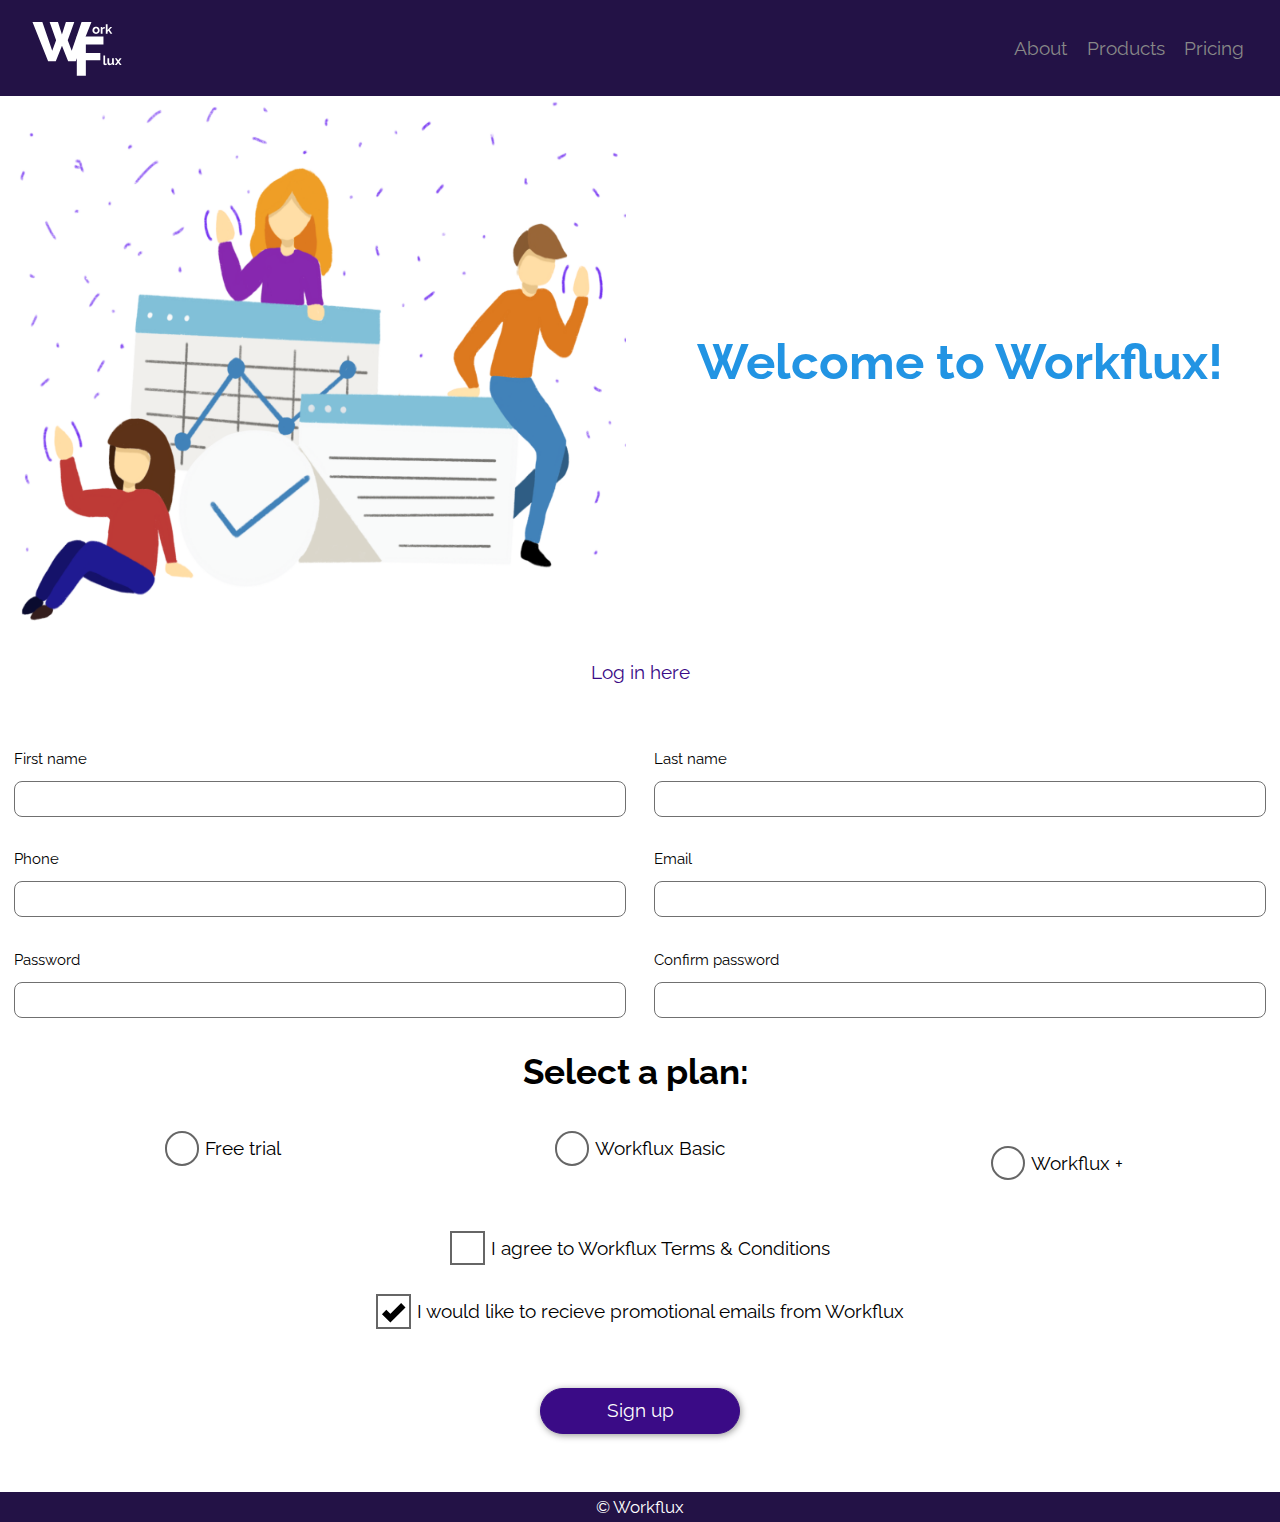
<file: sign-up.html>
<!DOCTYPE html>
<html lang="en-ca">
<head>
  <meta charset="utf-8">
  <title>Sign up</title>
  <meta name="viewport" content="width=device-width,initial-scale=1">
  <link href="css/modules.css" rel="stylesheet">
  <link href="css/grid.css" rel="stylesheet">
  <link href="css/type.css" rel="stylesheet">
  <link href="css/main.css" rel="stylesheet">
  <link href="https://fonts.googleapis.com/css?family=Raleway:400,500,600,700,900" rel="stylesheet">
</head>
<body>

  <ul class="skip-links">
    <li><a href="#main">Jump to main content</a></li>
    <li><a href="#nav">Jump to navigation</a></li>
  </ul>

  <header class="header header-tour grid grid-middle" role="banner">
    <div class="unit xs-1-5 logo push-0 gutter">
      <a href="index.html">
        <i class=" icon i-96 push-r-1-4"><img class="img-flex" src="images/workflux-logo.svg" alt="workflux" aria-details="workflux-logo"></i>
      </a>
    </div>
    <nav role="navigation" id="nav" tabindex="0" class="unit xs-4-5 nav text-right">
      <ul class="list-group-inline kilo push-0 gutter">
        <li><a class="link-box a-tour ib gutter-1-4" href="index.html#about"><span>About</span></a></li>
        <li><a class="link-box a-tour ib gutter-1-4" href="tour.html"><span>Products</span></a></li>
        <li><a class="link-box a-tour ib gutter-1-4" href="pricing.html"><span>Pricing</span></a></li>
      </ul>
    </nav>
  </header>
  <main role="main" id="main" tabindex="0">
    <h1 class="hidden">stuff</h1>
    <section class="grid center-content">
      <div class="embed embed-24by10 unit xs-1 s-1 m-1 l-1-2 xl-1-2 push">
        <img class="embed-item img-flex gutter-1-2" src="images/welcome.png" alt="welcome" aria-details="people-waving">
      </div>
      <h2 class="unit xs-1 s-1 m-1 l-1-2 xl-1-2 push welcome center-text nina">Welcome to Workflux!</h2>
      <div class="unit xs-1 s-1 m-1 l-1-2 xl-1-2">
        <a class="link-box log-in text-center gutter-2 pad-b-2" href="#">Log in here</a>
      </div>
    </section>
    <form class="grid" method="POST" action="https://formspree.io">
      <div class="unit xs-1-2 s-1-2 m-1-2 l-1-2 xl-1-2 gutter-1-2 push">
        <label class="push-1-4 micro" for="first-name">First name</label>
        <input id="first-name" required>
      </div>
      <div class="unit xs-1-2 s-1-2 m-1-2 l-1-2 xl-1-2 gutter-1-2">
        <label class="push-1-4 micro" for="last-name">Last name</label>
        <input id="last-name" required>
      </div>
      <div class="unit xs-1-2 s-1-2 m-1-2 l-1-2 xl-1-2 gutter-1-2 push">
        <label class="push-1-4 micro" for="phone">Phone</label>
        <input id="phone" type="tel">
      </div>
      <div class="unit xs-1-2 s-1-2 m-1-2 l-1-2 xl-1-2 gutter-1-2 push">
        <label class="push-1-4 micro" for="email">Email</label>
        <input id="email" type="email">
      </div>
      <div class="unit xs-1-2 s-1-2 m-1-2 l-1-2 xl-1-2 gutter-1-2 push">
        <label class="push-1-4 micro" for="password">Password</label>
        <input id="password" type="password">
      </div>
      <div class="unit xs-1-2 s-1-2 m-1-2 l-1-2 xl-1-2 gutter-1-2 push">
        <label class="push-1-4 micro" for="conf-pass">Confirm password</label>
        <input id="conf-pass" type="password">
      </div>
      <fieldset class="unit xs-1 s-1 m-1 l-1 xl-1 center-text">
        <legend class="center-text push exa">Select a plan:</legend>
        <div class="grid center-content gutter-1-2">
          <div class="radio unit xs-1 s-1 m-1-3 l-1-3 xl-1-3 push">
            <input type="radio" id="free" name="plan">
            <label for="free">Free trial</label>
          </div>
          <div class="radio unit xs-1 s-1 m-1-3 l-1-3 xl-1-3 push">
            <input type="radio" id="basic" name="plan">
            <label for="basic">Workflux Basic</label>
          </div>
          <div class="radio unit xs-1 s-1 m-1-3 l-1-3 xl-1-3">
            <input type="radio" id="plus" name="plan">
            <label for="plus">Workflux +</label>
          </div>
        </div>
      </fieldset>
      <div class="unit xs-1 s-1 m-1 l-1 xl-1 gutter-1-2 center-content text-center">
        <div class="text-center push">
          <input id="terms" name="terms" type="checkbox" required>
          <label for="terms">I agree to Workflux Terms & Conditions</label>
        </div>
        <div class="center-content push">
          <input id="promo" name="promo" type="checkbox" checked>
          <label for="promo">I would like to recieve promotional emails from Workflux</label>
        </div>
        <div class="center-text push-2 pad-t">
          <button class="btn" type="submit">Sign up</button>
        </div>
      </div>
    </form>
  </main>

  <footer role="contentinfo">
    <div class="center-text">
      <small class="text-center">© Workflux</small>
    </div>
  </footer>

</body>
</html>
</file>
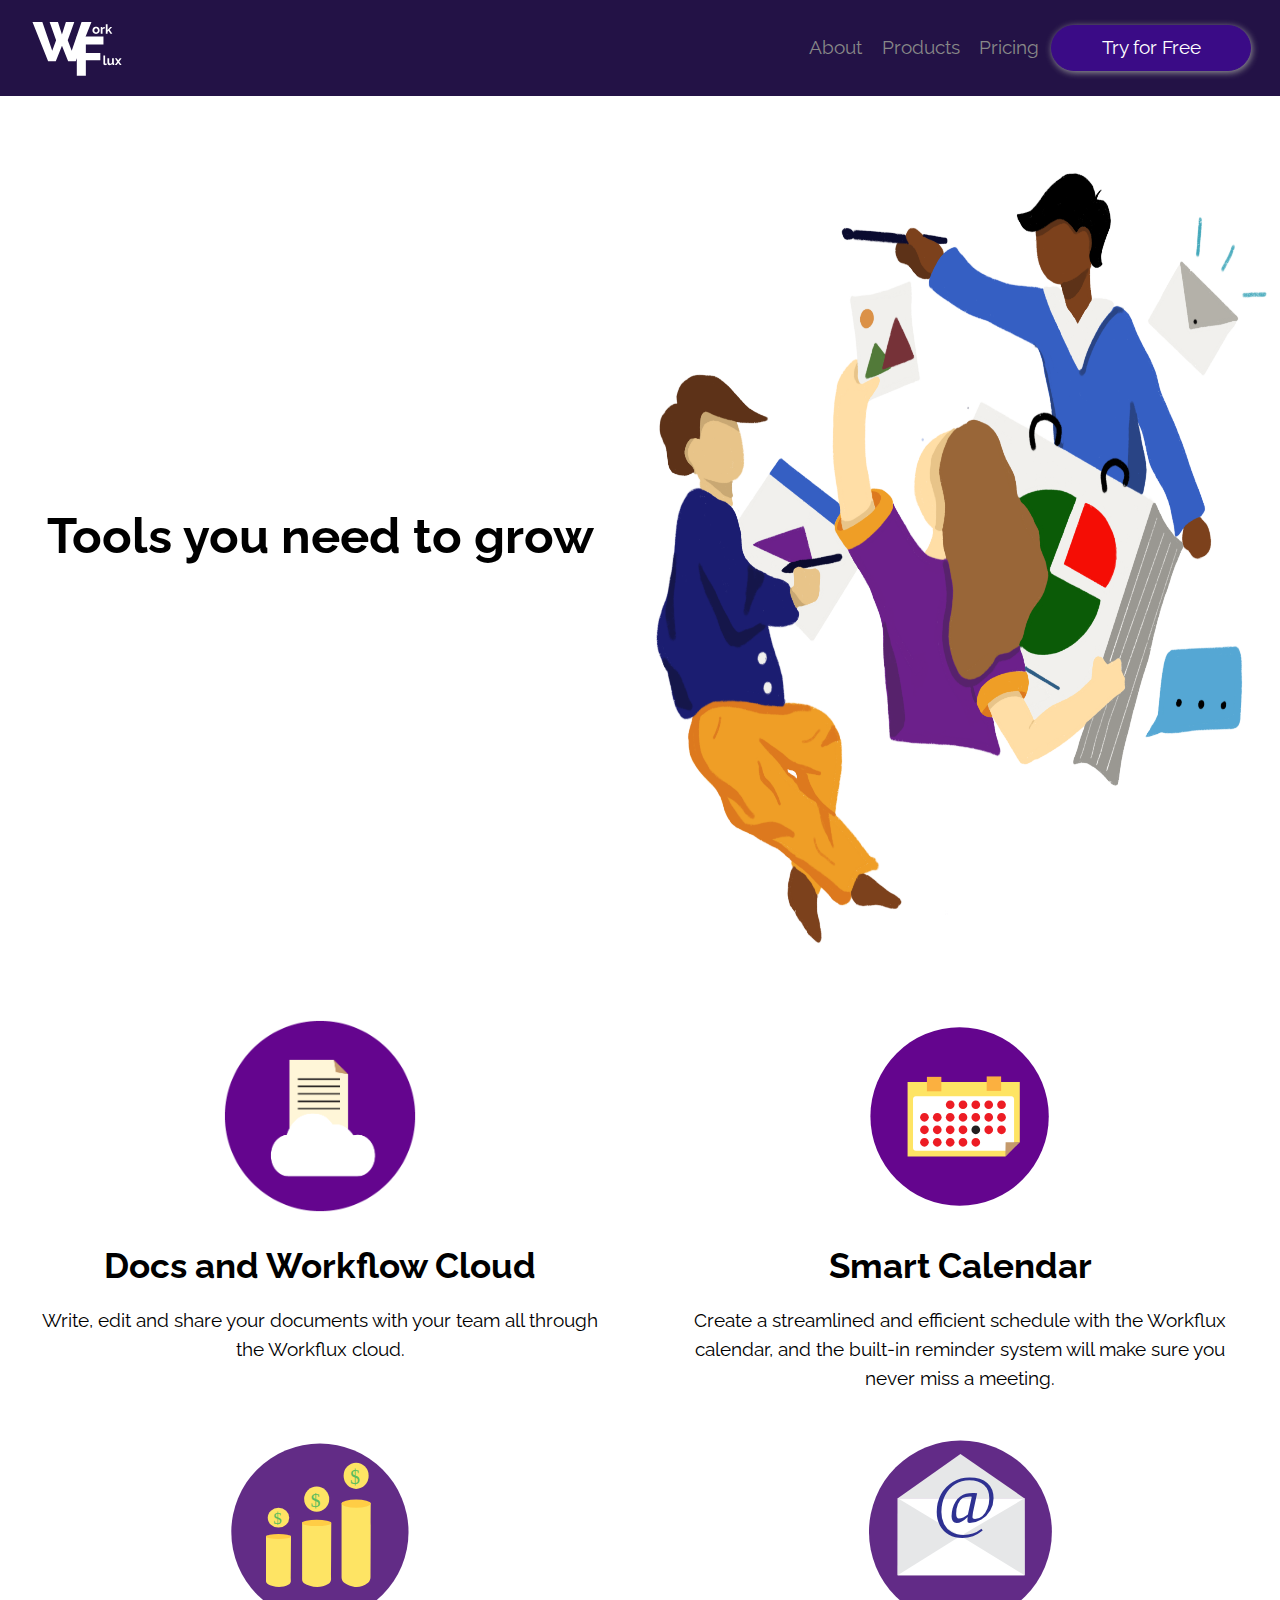
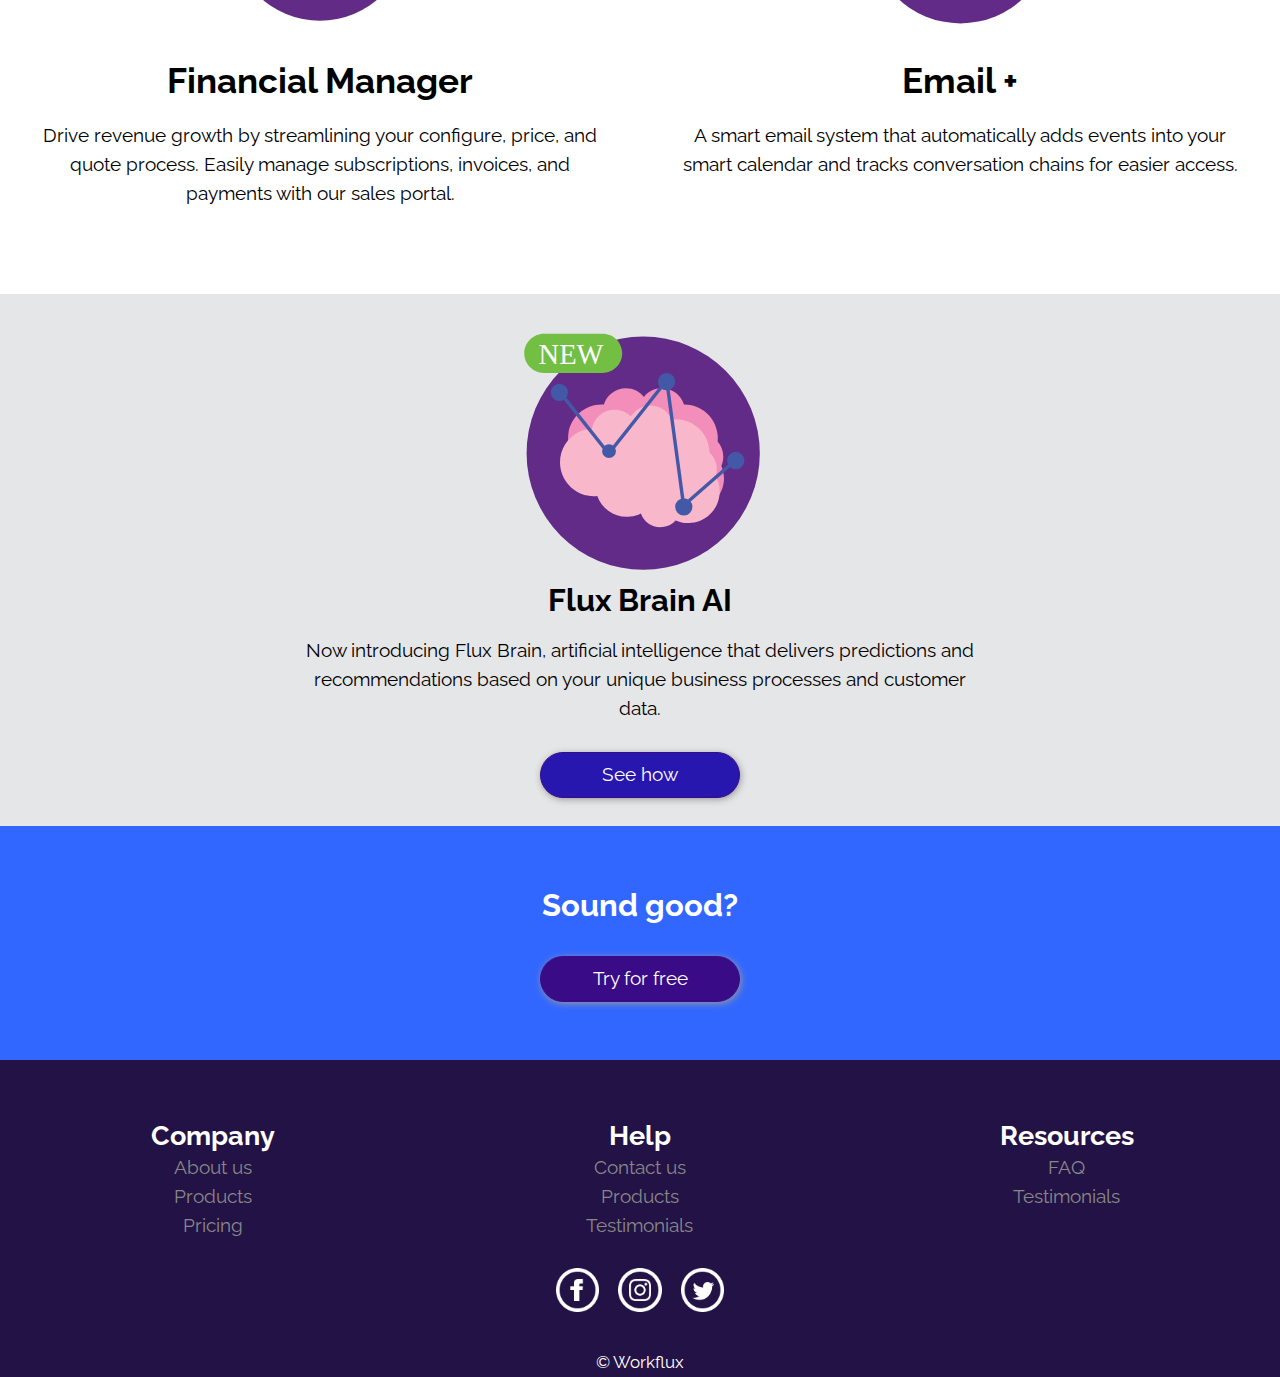
<file: tour.html>
<!DOCTYPE html>
<html lang="en-ca">
<head>
  <meta charset="utf-8">
  <title>Tour</title>
  <meta name="viewport" content="width=device-width,initial-scale=1">
  <link href="css/modules.css" rel="stylesheet">
  <link href="css/grid.css" rel="stylesheet">
  <link href="css/type.css" rel="stylesheet">
  <link href="css/main.css" rel="stylesheet">
  <link href="https://fonts.googleapis.com/css?family=Raleway:400,500,600,700,900" rel="stylesheet">
</head>
<body>

  <ul class="skip-links">
    <li><a href="#main">Jump to main content</a></li>
    <li><a href="#nav">Jump to navigation</a></li>
  </ul>

  <header class="header header-tour grid grid-middle" role="banner">
    <div class="unit xs-1-5 logo push-0 gutter">
      <a href="index.html">
        <i class=" icon i-96 push-r-1-4"><img class="img-flex" src="images/workflux-logo.svg" alt="workflux" aria-details="workflux-logo"></i>
      </a>
    </div>
    <nav role="navigation" id="nav" tabindex="0" class="unit xs-4-5 nav text-right">
      <ul class="list-group-inline kilo push-0 gutter">
        <li><a class="link-box a-tour ib gutter-1-4" href="index.html#about"><span>About</span></a></li>
        <li><a class="link-box a-tour ib gutter-1-4" href="tour.html"><span>Products</span></a></li>
        <li><a class="link-box a-tour ib gutter-1-4" href="pricing.html"><span>Pricing</span></a></li>
        <li><a class="btn ib gutter" href="sign-up.html"><span>Try for Free</span></a></li>
      </ul>
    </nav>
  </header>

  <main role="main" id="main" tabindex="0">
    <section class="grid center-content push-2">
      <h1 class="center-text nina unit xs-1 s-1 m-1-2 l-1-2 xl-1-2 gutter pad-t-2">Tools you need to grow</h1>
      <div class="embed embed-3by2 unit xs-1 s-1 m-1-2 l-1-2 xl-1-2">
        <img class="embed-item img-flex pad-t-2" src="images/tools.png" alt="workers">
      </div>
    </section>
    <div class="grid push-2">
      <div class="unit xs-1 s-1 m-1-2 l-1-2 xl-1-2 text-center gutter pad-t-1-2">
        <i class="icon i-192 push"><img class="img-flex" src="images/document-icon.png" alt="document"></i>
        <h2 class="push-1-2 exa">Docs and Workflow Cloud</h2>
        <p class="max-length">Write, edit and share your documents with your team all through the Workflux cloud.</p>
      </div>
      <div class="unit xs-1 s-1 m-1-2 l-1-2 xl-1-2 text-center gutter pad-t-1-2">
        <i class="icon i-192 push"><img class="img-flex" src="images/calendar-icon.svg" alt="calendar"></i>
        <h2 class="push-1-2 exa">Smart Calendar</h2>
        <p class="max-length">Create a streamlined and efficient schedule with the Workflux calendar, and the built-in reminder system will make sure you never miss a meeting.</p>
      </div>
      <div class="unit xs-1 s-1 m-1-2 l-1-2 xl-1-2 text-center gutter pad-t-1-2">
        <i class="icon i-192 push"><img class="img-flex" src="images/money-icon.svg" alt="money"></i>
        <h2 class="push-1-2 exa">Financial Manager</h2>
        <p class="max-length">Drive revenue growth by streamlining your configure, price, and quote process. Easily manage subscriptions, invoices, and payments with our sales portal.</p>
      </div>
      <div class="unit xs-1 s-1 m-1-2 l-1-2 xl-1-2 text-center gutter pad-b pad-t-1-2">
        <i class="icon i-192 push"><img class="img=flex" src="images/email-icon.svg" alt="email"></i>
        <h2 class="push-1-2 exa">Email +</h2>
        <p class="max-length">A smart email system that automatically adds events into your smart calendar and tracks conversation chains for easier access.</p>
      </div>
    </div>
    <div class="brain center-text pad-b-2 island">
      <i class="icon i-256 pus-1-2"><img class="img-flex" src="images/brain-icon.svg" alt="brain"></i>
      <h2 class="push-1-2">Flux Brain AI</h2>
      <p class="max-length">Now introducing Flux Brain, artificial intelligence that delivers predictions and recommendations based on your unique business processes and customer data.</p>
      <a class="btn btn-brain" href="https://www.youtube.com/watch?v=eCKzNkW5GMI">See how</a>
    </div>
    <div class="bottom center-content pad-b-2 pad-t-2">
      <h2>Sound good?</h2>
      <a class="btn" href="#">Try for free</a>
    </div>
  </main>

  <table class="hidden">
    <caption></caption>
    <thead>
      <tr>
        <th class="hidden" scope="col"></th>
      </tr>
    </thead>
    <tbody>
      <tr>
        <td></td>
      </tr>
    </tbody>
    <tfoot>
    </tfoot>
  </table>

  <footer role="contentinfo" class="pad-t">
    <div class="grid">
      <nav class="unit xs-1 s-1 m-1-3 l-1-3 xl-1-3 center-text list-group">
        <h3 class="pad-t push-0">Company</h3>
        <ul class="list-group">
          <li><a class="foot link-box" href="#">About us</a></li>
          <li><a class="foot link-box" href="#">Products</a></li>
          <li><a class="foot link-box" href="#">Pricing</a></li>
        </ul>
      </nav>
      <nav class="unit xs-1 s-1 m-1-3 l-1-3 xl-1-3 center-text">
        <h3 class="pad-t push-0">Help</h3>
        <ul class="list-group">
          <li><a class="foot link-box" href="#">Contact us</a></li>
          <li><a class="foot link-box" href="#">Products</a></li>
          <li><a class="foot link-box" href="#">Testimonials</a></li>
        </ul>
      </nav>
      <nav class="unit xs-1 s-1 m-1-3 l-1-3 xl-1-3 center-text">
        <h3 class="pad-t push-0">Resources</h3>
        <ul class="list-group">
          <li><a class="foot link-box" href="#">FAQ</a></li>
          <li><a class="foot link-box" href="#">Testimonials</a></li>
        </ul>
      </nav>
    </div>
    <ul class="social list-group-inline text-center">
      <li class="gutter-1-4"><a href="#"><img class="img-flex" src="images/facebook.png" alt="Facebook"></a></li>
      <li class="gutter-1-4"><a href="#"><img class="img-flex" src="images/instagram.png" alt="Instagram"></a></li>
      <li class="gutter-1-4"><a href="#"><img class="img-flex" src="images/twitter.png" alt="Twitter"></a></li>
    </ul>

    <div class="center-content">
      <small class="text-center">© Workflux</small>
    </div>
  </footer>

</body>
</html>
</file>
<file: css/modules.css>
/*
 * Modulifier || Code released under the UNLICENSE
 * Code under other copyrights & licenses listed below.
 * https://modulifier.web-dev.tools/#responsive;images;list-group;embed;media-object;icons;hidden;positioning;nice-lists;forms;buttons;accessibility;print
 */

@-moz-viewport { width: device-width; scale: 1; }
@-ms-viewport { width: device-width; scale: 1; }
@-o-viewport { width: device-width; scale: 1; }
@-webkit-viewport { width: device-width; scale: 1; }
@viewport { width: device-width; scale: 1; }

html {
  box-sizing: border-box;
  -moz-text-size-adjust: 100%;
  -ms-text-size-adjust: 100%;
  -webkit-text-size-adjust: 100%;
  text-size-adjust: 100%;
}

*, *::before, *::after {
  box-sizing: inherit;
}

body {
  margin: 0;
}

article,
aside,
details,
figcaption,
figure,
footer,
header,
main,
menu,
nav,
section,
summary {
  display: block;
}

audio,
canvas,
progress,
video {
  display: inline-block;
  vertical-align: baseline;
}

template {
  display: none;
}

details {
  cursor: pointer;
}

audio:not([controls]) {
  display: none;
  height: 0;
}

a,
area,
button,
input,
label,
select,
textarea,
[tabindex] {
  -ms-touch-action: manipulation;
  touch-action: manipulation;
}

img {
  border: 0;
}

.img-flex,
.img-flex img {
  display: block;
  width: 100%;
}

svg {
  fill: currentColor;
}

svg:not(:root) {
  overflow: hidden;
}

svg.img-flex {
  width: 100%;
  height: 100%;
}

.image-replacement, .ir {
  overflow: hidden;
  direction: ltr;
  text-align: left;
  text-indent: 100%;
  white-space: nowrap;
}

.list-group, .list-group-inline, .list-group--inline {
  padding-left: 0;
  list-style-type: none;
}

.list-group > dd {
  margin-left: 0;
}

.list-group-inline::before,
.list-group-inline::after,
.list-group--inline::before,
.list-group--inline::after {
  content: "";
  display: table;
}

.list-group-inline::after,
.list-group--inline::after {
  clear: both;
}

.list-group-inline > li,
.list-group--inline > li {
  display: inline-block;
}

.list-group-inline > dt,
.list-group--inline > dt {
  clear: left;
  float: left;
  width: 11em;
}

.list-group-inline > dd,
.list-group--inline > dd {
  float: left;
  min-width: 12em;
}

.embed {
  margin-left: 0;
  margin-right: 0;
  overflow: hidden;
  position: relative;
  width: 100%;
}

.embed-1by1, .embed--1by1 {
  padding-top: 100%; /* Square */
}

.embed-4by3, .embed--4by3 {
  padding-top: 75%; /* Traditional TV/computer screens */
}

.embed-iso216, .embed--iso216 {
  padding-top: 70.92%; /* A-standard paper sizes */
}

.embed-3by2, .embed--3by2 {
  padding-top: 66.6%; /* Classic 35 mm film & most digital photos, landscape */
}

.embed-2by3, .embed--2by3 {
  padding-top: 150%; /* Classic 35 mm film & most digital photos, portrait */
}

.embed-golden, .embed--golden {
  padding-top: 61.8%; /* The Golden Ratio */
}

.embed-16by9, .embed--16by9 {
  padding-top: 56.25%; /* HD TV */
}

.embed-185by100, .embed--185by100 {
  padding-top: 54.05%; /* Common widescreen cinema */
}

.embed-24by10, .embed--24by10 {
  padding-top: 41.667%; /* Widescreen cinema: 2.4:1 */
}

.embed-3by1, .embed--3by1 {
  padding-top: 33.3333%; /* Panorama photos */
}

.embed-4by1, .embed--4by1 {
  padding-top: 25%; /* Polyvision */
}

.embed-5by1, .embed--5by1 {
  padding-top: 20%; /* Really wide... */
}

.embed-item, .embed__item {
  min-height: 100%;
  left: 0;
  position: absolute;
  top: 0;
  width: 100%;
}

.media {
  overflow: hidden;
}

.media-img, .media__img {
  float: left;
}

.media-img-reversed, .media__img--reversed {
  float: right;
}

.media-img-stacked, .media__img--stacked {
  float: none;
}

.media-body, .media__body {
  overflow: hidden;
  min-width: 12em; /* Slightly less than 200px, responsiveness built in */
}

.icon {
  display: inline-block;
  position: relative;
  background: transparent none no-repeat center center;
  background-size: contain;
  vertical-align: middle;
}

.i-16, .i--16 {
  height: 16px;
  width: 16px;
}

.i-18, .i--18 {
  height: 18px;
  width: 18px;
}

.i-20, .i--20 {
  height: 20px;
  width: 20px;
}

.i-24, .i--24 {
  height: 24px;
  width: 24px;
}

.i-32, .i--32 {
  height: 32px;
  width: 32px;
}

.i-48, .i--48 {
  height: 48px;
  width: 48px;
}

.i-64, .i--64 {
  height: 64px;
  width: 64px;
}

.i-96, .i--96 {
  height: 96px;
  width: 96px;
}

.i-128, .i--128 {
  height: 128px;
  width: 128px;
}

.i-192, .i--192 {
  height: 192px;
  width: 192px;
}

.i-256, .i--256 {
  height: 256px;
  width: 256px;
}

.icon img,
.icon svg {
  left: 0;
  height: 100%;
  position: absolute;
  top: 0;
  width: 100%;
  fill: currentColor;
}

.icon-label {
  vertical-align: middle;
}

.icon-link,
.icon-link:focus,
.icon-link:hover {
  text-decoration: none;
}

[hidden], .hidden {
  /* stylelint-disable declaration-no-important */
  display: none !important;
  visibility: hidden !important;
  /* stylelint-enable */
}

.visually-hidden {
  height: 1px;
  margin: -1px;
  overflow: hidden;
  padding: 0;
  position: absolute;
  width: 1px;
  border: 0;
  clip: rect(0 0 0 0);
  clip-path: inset(50%);
}

.visually-hidden.focusable:active, .visually-hidden.focusable:focus {
  height: auto;
  margin: 0;
  overflow: visible;
  position: static;
  width: auto;
  clip: auto;
  clip-path: none;
}

.invisible {
  visibility: hidden;
}

.chop,
.crop {
  overflow: hidden;
}

.truncate {
  max-width: 100%;
  overflow: hidden;
  width: 100%;
  text-overflow: ellipsis;
  white-space: nowrap;
}

.scrollable {
  max-width: 100%;
  overflow-x: auto;
  overflow-y: hidden;
  -webkit-overflow-scrolling: touch;
}

.flex-row {
  display: -webkit-flex;
  display: -ms-flexbox;
  display: flex;
}

.flex-justify {
  -webkit-justify-content: space-between;
  -ms-flex-pack: space-between;
  justify-content: space-between;
}

.flex-align-center {
  -webkit-align-items: center;
  -ms-flex-align: center;
  align-items: center;
}

.center-text,
.center-flow {
  text-align: center;
}

.center-block {
  margin-left: auto;
  margin-right: auto;
}

.no-auto-margins,
.not-centered {
  /* stylelint-disable declaration-no-important */
  margin-left: 0 !important;
  margin-right: 0 !important;
  /* stylelint-enable */
}

.center-content,
.center-content-vertical,
.center-contents,
.center-contents-vertical {
  display: -webkit-flex;
  display: -ms-flexbox;
  display: flex;
  -webkit-justify-content: center;
  -ms-flex-pack: center;
  justify-content: center;
  -webkit-align-items: center;
  -ms-flex-align: center;
  align-items: center;
  -webkit-align-content: center;
  -ms-flex-line-pack: center;
  align-content: center;
  -webkit-flex-direction: column wrap;
  -ms-flex-direction: column wrap;
  flex-flow: column wrap;
}

.center-content-start,
.center-content-vertical-start,
.center-contents-start,
.center-contents-vertical-start {
  display: -webkit-flex;
  display: -ms-flexbox;
  display: flex;
  -webkit-justify-content: center;
  -ms-flex-pack: center;
  justify-content: center;
  -webkit-flex-direction: column wrap;
  -ms-flex-direction: column wrap;
  flex-flow: column wrap;
}

.center-content-horizontal,
.center-contents-horizontal {
  display: -webkit-flex;
  display: -ms-flexbox;
  display: flex;
  -webkit-justify-content: center;
  -ms-flex-pack: center;
  justify-content: center;
  -webkit-align-items: center;
  -ms-flex-align: center;
  align-items: center;
  -webkit-align-content: center;
  -ms-flex-line-pack: center;
  align-content: center;
  -webkit-flex-direction: row wrap;
  -ms-flex-direction: row wrap;
  flex-flow: row wrap;
}

.clearfix::after {
  content: " ";
  display: block;
  clear: both;
}

.left {
  float: left;
}

.right {
  float: right;
}

.inline {
  display: inline;
}

.block {
  display: block;
}

.inline-block, .ib {
  display: inline-block;
}

.valign-top {
  vertical-align: top;
}

.valign-bottom {
  vertical-align: bottom;
}

.valign-middle {
  vertical-align: middle;
}

.fixed {
  position: fixed;
}

.relative {
  position: relative;
}

[class*="pin-"],
.absolute {
  position: absolute;
}

.static {
  position: static;
}

.zindex-1 {
  z-index: 1;
}

.zindex-2 {
  z-index: 2;
}

.zindex-3 {
  z-index: 3;
}

.zindex-1000 {
  z-index: 1000;
}

.pin-top-left,
.pin-left-top,
.pin-tl,
.pin-lt {
  top: 0;
  left: 0;
}

.pin-top-right,
.pin-right-top,
.pin-tr,
.pin-rt {
  top: 0;
  right: 0;
}

.pin-bottom-left,
.pin-left-bottom,
.pin-bl,
.pin-lb {
  bottom: 0;
  left: 0;
}

.pin-bottom-right,
.pin-right-bottom,
.pin-br,
.pin-rb {
  bottom: 0;
  right: 0;
}

.pin-top-center,
.pin-center-top,
.pin-tc,
.pin-ct {
  left: 50%;
  top: 0;
  transform: translateX(-50%);
}

.pin-bottom-center,
.pin-center-bottom,
.pin-bc,
.pin-cb {
  bottom: 0;
  left: 50%;
  transform: translateX(-50%);
}

.pin-center-left,
.pin-left-center,
.pin-cl,
.pin-lc {
  left: 0;
  top: 50%;
  transform: translateY(-50%);
}

.pin-center-right,
.pin-right-center,
.pin-cr,
.pin-rc {
  right: 0;
  top: 50%;
  transform: translateY(-50%);
}

.pin-center, .pin-c {
  left: 50%;
  top: 50%;
  transform: translate(-50%, -50%);
}

.width-quarter, .w-1-4 {
  width: 25%;
}

.width-half, .w-1-2 {
  width: 50%;
}

.width-full, .w-1 {
  width: 100%;
}

.height-quarter, .h-1-4 {
  height: 25%;
}

.height-half, .h-1-2 {
  height: 50%;
}

.height-full, .h-1 {
  height: 100%;
}

.height-win-quarter, .h-w-1-4 {
  height: 25vh;
  max-height: 46em;
}

.height-win-half, .h-w-1-2 {
  height: 50vh;
  max-height: 46em;
}

.height-win-full, .h-w-1 {
  height: 100vh;
  max-height: 46em;
}

ul {
  list-style-type: none;
}

ul > li::before {
  content: "·";
  float: left;
  margin-left: -1.6em;
  width: 1.3em;
  text-align: right;
}

ol {
  counter-reset: ol-simple-numbers;
  list-style-type: none;
}

ol > li::before {
  float: left;
  margin-left: -1.6em;
  width: 1.3em;
  counter-increment: ol-simple-numbers;
  content: counter(ol-simple-numbers);
  text-align: right;
}

.list-group > li::before,
.list-group-inline > li::before,
.list-group--inline > li::before {
  content: none;
}

/* stylelint-disable no-descending-specificity */

/*
 * (c) Nicolas Gallagher and Jonathan Neal of Normalize.css || MIT License
 *     https://necolas.github.io/normalize.css/
 */

button,
input,
optgroup,
select,
textarea {
  color: inherit;
  font: inherit;
  margin: 0;
}

button,
input {
  overflow: visible;
}

button,
select {
  text-transform: none;
}

button,
html [type="button"],
[type="reset"],
[type="submit"] {
  -webkit-appearance: button;
  cursor: pointer;
}

button[disabled],
html input[disabled] {
  cursor: default;
}

button::-moz-focus-inner,
input::-moz-focus-inner {
  border: 0;
  padding: 0;
}

[type="checkbox"],
[type="radio"] {
  opacity: 0;
  position: absolute;
  height: 1px;
  width: 1px;
}

[type="number"]::-webkit-inner-spin-button,
[type="number"]::-webkit-outer-spin-button {
  height: auto;
}

[type="search"]::-webkit-search-cancel-button,
[type="search"]::-webkit-search-decoration {
  -webkit-appearance: none;
}

fieldset {
  padding-left: 0;
  padding-right: 0;

  border: 0;
  border-top: 2px solid #666;
}

legend {
  color: inherit;
  display: table;
  max-width: 100%;
  padding: 0 .3em 0 0;
  white-space: normal;

  border: 0;

  font-weight: bold;
}

optgroup {
  font-weight: bold;
}

::-webkit-input-placeholder {
  color: inherit;
  opacity: .54;
}

::-webkit-file-upload-button {
  -webkit-appearance: button;
  font: inherit;
}

/* End Normalize.css code */

label,
.label-block {
  display: block;
  cursor: pointer;
}

[type="checkbox"] + label,
[type="radio"] + label,
.label-inline {
  display: inline-block;
}

input:not([type]),
[type="text"],
[type="number"],
[type="search"],
[type="url"],
[type="email"],
[type="password"],
[type="tel"],
[type="datetime-local"],
[type="month"],
[type="week"],
[type="date"],
[type="time"],
[type="range"],
select,
textarea {
  -moz-appearance: none;
  -webkit-appearance: none;
  appearance: none;
}

input,
textarea {
  display: block;
  width: 100%;

  background-color: #fff;
  border: 2px solid #666;
  border-radius: 0;
}

label {
  vertical-align: middle;
}

textarea {
  max-width: 100%;
  min-height: 4em;
  overflow: auto;
}

[type="color"] {
  display: inline-block;
  width: 2em;
}

select {
  display: block;
  width: 100%;

  background-image: url("data:image/svg+xml,%3Csvg xmlns='http://www.w3.org/2000/svg' width='256' height='256' viewBox='0 0 256 256'%3E%3Cpath fill='none' stroke='%23000' stroke-miterlimit='10' stroke-width='70' d='M36.3 82.1l91.9 91.8 91.5-91.8'/%3E%3C/svg%3E");
  background-repeat: no-repeat;
  background-position: calc(100% - .4em) center;
  background-size: 18px auto;
  background-color: #fff;
  border: 2px solid #666;
  border-radius: 0;
}

[type="checkbox"] + label::before {
  content: " ";
  display: inline-block;
  height: 1.8em;
  margin-right: .3em;
  position: relative;
  vertical-align: middle;
  top: -.1em;
  width: 1.8em;

  background-color: #fff;
  background-size: cover;
  border: 2px solid #666;

  line-height: inherit;
}

[type="checkbox"]:checked + label::before {
  background-image: url("data:image/svg+xml,%3Csvg xmlns='http://www.w3.org/2000/svg' width='256' height='256' viewBox='0 0 256 256'%3E%3Cpath fill='none' stroke='%23000' stroke-miterlimit='10' stroke-width='50' d='M49.9 130.1l50.8 50.7L206.1 75.2'/%3E%3C/svg%3E");
}

[type="checkbox"]:focus + label::before {
  outline: 3px solid #000;
  z-index: 1000;
}

[type="radio"] + label::before {
  content: " ";
  display: inline-block;
  height: 1.8em;
  margin-right: .3em;
  position: relative;
  vertical-align: middle;
  top: -.1em;
  width: 1.8em;

  background-color: #fff;
  background-size: cover;
  border: 2px solid #666;
  border-radius: 50%;

  line-height: inherit;
}

[type="radio"]:checked + label::before {
  background-image: url("data:image/svg+xml,%3Csvg xmlns='http://www.w3.org/2000/svg' width='256' height='256' viewBox='0 0 256 256'%3E%3Ccircle cx='128' cy='128' r='70.4'/%3E%3C/svg%3E");
}

[type="radio"]:focus + label::before,
[type="radio"] + label:focus::before {
  box-shadow: 0 0 0 3px #000;
  z-index: 1000;
}

[type="range"] {
  border: 0;
  background-color: #fff;
}

[type="range"]::-webkit-slider-runnable-track {
  height: 6px;

  -webkit-appearance: none;
  appearance: none;
  background-color: #ccc;
  border: 0;
  border-radius: 3px;
}

[type="range"]:active::-webkit-slider-runnable-track {
  background-color: #ccc;
}

[type="range"]::-moz-range-track {
  height: 6px;

  -moz-appearance: none;
  appearance: none;
  background-color: #ccc;
  border: 0;
  border-radius: 3px;
}

[type="range"]:active::-moz-range-track {
  background-color: #ccc;
}

[type="range"]::-ms-track {
  height: 6px;

  -ms-appearance: none;
  appearance: none;
  background-color: #ccc;
  border: 0;
  border-radius: 3px;
}

[type="range"]:active::-ms-track {
  background-color: #ccc;
}

[type="range"]::-webkit-slider-thumb {
  margin-top: -4px;
  height: 16px;
  width: 16px;

  -webkit-appearance: none;
  appearance: none;
  background-color: #000;
  border: none;
  border-radius: 50%;
}

[type="range"]:hover::-webkit-slider-thumb {
  background-color: #000;
}

[type="range"]:active::-webkit-slider-thumb {
  background-color: #000;
}

[type="range"]::-moz-range-thumb {
  margin-top: -4px;
  height: 16px;
  width: 16px;

  -webkit-appearance: none;
  appearance: none;
  background-color: #000;
  border: none;
  border-radius: 50%;
}

[type="range"]:hover::-moz-range-thumb {
  background-color: #000;
}

[type="range"]:active::-moz-range-thumb {
  background-color: #000;
}

[type="range"]::-ms-thumb {
  margin-top: -4px;
  height: 16px;
  width: 16px;

  -webkit-appearance: none;
  appearance: none;
  background-color: #000;
  border: none;
  border-radius: 50%;
}

[type="range"]:hover::-ms-thumb {
  background-color: #000;
}

[type="range"]:active::-ms-thumb {
  background-color: #000;
}

[type="checkbox"].hide-custom-input + label::before,
[type="checkbox"] + .hide-custom-input::before,
[type="radio"].hide-custom-input + label::before,
[type="radio"] + .hide-custom-input::before {
  content: none;
  display: none;
}

/* stylelint-enable */

.link-box {
  display: block;
  text-decoration: none;
}

/* stylelint-disable no-descending-specificity */

button,
.btn {
  cursor: pointer;
  display: inline-block;
  margin: 0;
  overflow: visible;
  padding: .375em .75em .42em;
  -webkit-appearance: none;
  -moz-appearance: none;
  appearance: none;
  background-color: #333;
  border-radius: 4px;
  border: 3px solid #333;
  color: #fff;
  font: inherit;
  text-decoration: none;
  text-transform: none;
}

button::-moz-focus-inner {
  border: 0;
  padding: 0;
}

/* stylelint-enable */

button:focus,
button:hover,
.btn:focus,
.btn:hover {
  background-color: #000;
  border-color: #000;
  color: #fff;
}

button[disabled] {
  cursor: default;
}

.btn-light, .btn--light {
  background-color: #e2e2e2;
  border-color: #e2e2e2;
  color: #000;
}

.btn-light:focus,
.btn-light:hover,
.btn--light:focus,
.btn--light:hover {
  background-color: #666;
  border-color: #666;
  color: #fff;
}

.btn-ghost,
.btn--ghost {
  background-color: transparent;
  border-color: #333;
  color: #000;
}

.btn-ghost:focus,
.btn-ghost:hover,
.btn--ghost:focus,
.btn--ghost:hover {
  background-color: #e2e2e2;
  border-color: #000;
  color: #000;
}

.btn-link {
  display: inline;
  padding: 0;
  background-color: transparent;
  border-radius: 0;
  border: 0;
  color: inherit;
}

.btn-link:focus,
.btn-link:hover {
  background-color: transparent;
  color: inherit;
}

a:hover, a:active {
  outline: none;
}

a:focus,
[tabindex="0"]:focus,
details:focus,
summary:focus,
input:focus,
textarea:focus,
button:focus,
select:focus {
  outline: 3px solid #000;
  outline-offset: 0;
}

a:focus, [tabindex="0"]:focus {
  outline-offset: 3px;
}

.skip-links {
  margin: 0;
  padding: 0;
  list-style-type: none;
}

.skip-links > li::before {
  content: none; /* Remove the bullets if nice lists is selected */
}

.skip-links a,
.skip-links button {
  padding: .5em .75em;
  position: absolute;
  top: -10em;
  z-index: 10000; /* To make sure they're always on top */
  background-color: #000;
  border: 0;
  color: #fff;
  font-size: 1.125rem;
  font-weight: bold;
  text-decoration: none;
}

.skip-links a:focus,
.skip-links button:focus {
  outline-offset: 3px;
  top: 0;
}

[aria-busy="true"] {
  cursor: progress;
}

[aria-controls] {
  cursor: pointer;
}

[aria-disabled] {
  cursor: default;
}

.print-only {
  display: none;
  visibility: hidden;
}

.page-break-before {
  page-break-before: always;
}

.page-break-after {
  page-break-after: always;
}

.no-page-break-inside {
  page-break-inside: avoid;
}

@media print {

  /* stylelint-disable declaration-no-important */

  .no-print {
    display: none !important;
    visibility: hidden !important;
  }

  .print-only,
  .force-print {
    display: block !important;
    visibility: visible !important;
  }

  /* stylelint-enable */

  .visually-hidden.force-print {
    height: auto;
    margin: 0;
    overflow: visible;
    padding: 0;
    position: static;
    width: auto;
    border: 0;
    clip: initial;
    clip-path: none;
  }

  /*
   * (c) Fabien Sa || MIT License
   *     http://bafs.github.io/Gutenberg/
   */

  table,
  blockquote,
  pre,
  code,
  figure,
  li,
  hr,
  ul,
  ol,
  a,
  tr {
    page-break-inside: avoid;
  }

  h1, h2, h3, h4, h5, h6, p, a {
    orphans: 3;
    widows: 3;
  }

  h1,
  h2,
  h3,
  h4,
  h5,
  h6 {
    page-break-after: avoid;
    page-break-inside: avoid;
  }

  h1 + p,
  h2 + p,
  h3 + p,
  h4 + p,
  h5 + p,
  h6 + p {
    page-break-before: avoid;
  }

  img {
    page-break-after: auto;
    page-break-before: auto;
    page-break-inside: avoid;
  }

  /* stylelint-disable declaration-no-important */

  pre {
    white-space: pre-wrap !important;
    word-wrap: break-word;
  }

  /* stylelint-enable */

  /* End Gutenberg code */

  /*
   * (c) HTML5 Boilerplate || MIT License
   *     https://html5boilerplate.com/
   */

  /* stylelint-disable declaration-no-important */

  *, *::before, *::after, *::first-letter, *::first-line {
    background: none transparent !important;
    color: #000 !important;
    box-shadow: none !important;
    text-shadow: none !important;
  }

  /* stylelint-enable */

  a, a:visited {
    text-decoration: underline;
  }

  a[href]::after {
    content: " (" attr(href) ")";
  }

  abbr[title]::after {
    content: " (" attr(title) ")";
  }

  a[href^="#"]::after,
  a[href^="javascript:"]::after,
  a.no-print-href::after,
  a.href-no-print::after {
    content: "";
  }

  thead {
    display: table-header-group;
  }

  /* End HTML5 Boilerplate code */

}
</file>
<file: css/grid.css>
/*
  Gridifier || Code released under the UNLICENSE
  https://gridifier.web-dev.tools/#xs,6,0,0,0;s,6,25,0,0;m,6,38,1,1;l,6,60,1,1;xl,6,90,1,1
*/

.grid {
  margin: 0;
  padding: 0;
  letter-spacing: -.31em;
  text-rendering: optimizeSpeed;
  display: -webkit-flex;
  display: -ms-flexbox;
  display: flex;
  -webkit-flex-flow: row wrap;
  -ms-flex-flow: row wrap;
  flex-flow: row wrap;
}

.grid-bottom {
  -webkit-align-items: flex-end;
  -ms-align-items: flex-end;
  align-items: flex-end;
}

.grid-middle {
  -webkit-align-items: center;
  -ms-align-items: center;
  align-items: center;
}

.grid-stretch {
  -webkit-align-items: stretch;
  -ms-align-items: stretch;
  align-items: stretch;
}

.opera-only :-o-prefocus,
.grid {
  word-spacing: -.43em;
}

.unit {
  letter-spacing: normal;
  text-rendering: auto;
  vertical-align: top;
  word-spacing: normal;
  display: inline-block;
  visibility: visible;
}

.grid-bottom .unit {
  vertical-align: bottom;
}

.grid-middle .unit {
  vertical-align: middle;
}

[class*="unit-push-"],
[class*="unit-pull-"] {
  position: relative;
}

.unit-content-distribute {
  display: -ms-flexbox;
  display: -webkit-flex;
  display: flex;
  -ms-flex-direction: column;
  -webkit-flex-direction: column;
  flex-direction: column;
  -ms-flex-pack: justify;
  -webkit-justify-content: space-between;
  justify-content: space-between;
}

.unit-content-center,
.unit-content-center-vertical {
  display: -webkit-flex;
  display: -ms-flexbox;
  display: flex;
  -webkit-justify-content: center;
  -ms-flex-pack: center;
  justify-content: center;
  -webkit-align-items: center;
  -ms-flex-align: center;
  align-items: center;
  -webkit-align-content: center;
  -ms-flex-line-pack: center;
  align-content: center;
  -webkit-flex-direction: column wrap;
  -ms-flex-direction: column wrap;
  flex-flow: column wrap;
}

.unit-content-center-horizontal {
  display: -webkit-flex;
  display: -ms-flexbox;
  display: flex;
  -webkit-justify-content: center;
  -ms-flex-pack: center;
  justify-content: center;
  -webkit-align-items: center;
  -ms-flex-align: center;
  align-items: center;
  -webkit-align-content: center;
  -ms-flex-line-pack: center;
  align-content: center;
  -webkit-flex-direction: row wrap;
  -ms-flex-direction: row wrap;
  flex-flow: row wrap;
}

.content-fill,
.content-stretch {
  -ms-flex-grow: 2;
  -webkit-flex-grow: 2;
  flex-grow: 2;
  max-width: 100%; /* @bugfix: IE 10, 11 */
}

.content-shrink {
  -ms-align-self: center;
  -webkit-align-self: center;
  align-self: center;
}

.unit-xs-hidden,
.xs-0 {
  display: none;
  visibility: hidden;
}

.unit-xs-centered {
  margin: 0 auto;
}

.unit-xs-1,
.xs-1 {
  display: block;
  visibility: visible;
  width: 100%;
}

.unit-xs-1-2,
.xs-1-2 {
  width: 50%;
}

.unit-xs-1-3,
.xs-1-3 {
  width: 33.3333%;
}

.unit-xs-2-3,
.xs-2-3 {
  width: 66.6667%;
}

.unit-xs-1-4,
.xs-1-4 {
  width: 25%;
}

.unit-xs-3-4,
.xs-3-4 {
  width: 75%;
}

.unit-xs-1-5,
.xs-1-5 {
  width: 20%;
}

.unit-xs-2-5,
.xs-2-5 {
  width: 40%;
}

.unit-xs-3-5,
.xs-3-5 {
  width: 60%;
}

.unit-xs-4-5,
.xs-4-5 {
  width: 80%;
}

.unit-xs-1-6,
.xs-1-6 {
  width: 16.6667%;
}

.unit-xs-5-6,
.xs-5-6 {
  width: 83.3333%;
}

.unit-xs-1-2,
.xs-1-2,
.unit-xs-1-3,
.xs-1-3,
.unit-xs-2-3,
.xs-2-3,
.unit-xs-1-4,
.xs-1-4,
.unit-xs-3-4,
.xs-3-4,
.unit-xs-1-5,
.xs-1-5,
.unit-xs-2-5,
.xs-2-5,
.unit-xs-3-5,
.xs-3-5,
.unit-xs-4-5,
.xs-4-5,
.unit-xs-1-6,
.xs-1-6,
.unit-xs-5-6,
.xs-5-6 {
  display: inline-block;
  visibility: visible;
}

.unit-xs-1-2[class*="-content-"],
.xs-1-2[class*="-content-"],
.unit-xs-1-3[class*="-content-"],
.xs-1-3[class*="-content-"],
.unit-xs-2-3[class*="-content-"],
.xs-2-3[class*="-content-"],
.unit-xs-1-4[class*="-content-"],
.xs-1-4[class*="-content-"],
.unit-xs-3-4[class*="-content-"],
.xs-3-4[class*="-content-"],
.unit-xs-1-5[class*="-content-"],
.xs-1-5[class*="-content-"],
.unit-xs-2-5[class*="-content-"],
.xs-2-5[class*="-content-"],
.unit-xs-3-5[class*="-content-"],
.xs-3-5[class*="-content-"],
.unit-xs-4-5[class*="-content-"],
.xs-4-5[class*="-content-"],
.unit-xs-1-6[class*="-content-"],
.xs-1-6[class*="-content-"],
.unit-xs-5-6[class*="-content-"],
.xs-5-6[class*="-content-"] {
  display: -webkit-flex;
  display: -ms-flexbox;
  display: flex;
}

.unit-xs-content-distribute,
.xs-content-distribute {
  display: -ms-flexbox;
  display: -webkit-flex;
  display: flex;
  -ms-flex-direction: column;
  -webkit-flex-direction: column;
  flex-direction: column;
  -ms-flex-pack: justify;
  -webkit-justify-content: space-between;
  justify-content: space-between;
}

.unit-xs-content-center,
.unit-xs-content-center-vertical {
  display: -webkit-flex;
  display: -ms-flexbox;
  display: flex;
  -webkit-justify-content: center;
  -ms-flex-pack: center;
  justify-content: center;
  -webkit-align-items: center;
  -ms-flex-align: center;
  align-items: center;
  -webkit-align-content: center;
  -ms-flex-line-pack: center;
  align-content: center;
  -webkit-flex-direction: column wrap;
  -ms-flex-direction: column wrap;
  flex-flow: column wrap;
}

.unit-xs-content-center-horizontal {
  display: -webkit-flex;
  display: -ms-flexbox;
  display: flex;
  -webkit-justify-content: center;
  -ms-flex-pack: center;
  justify-content: center;
  -webkit-align-items: center;
  -ms-flex-align: center;
  align-items: center;
  -webkit-align-content: center;
  -ms-flex-line-pack: center;
  align-content: center;
  -webkit-flex-direction: row wrap;
  -ms-flex-direction: row wrap;
  flex-flow: row wrap;
}

.xs-content-fill,
.xs-content-stretch {
  -ms-flex-grow: 2;
  -webkit-flex-grow: 2;
  flex-grow: 2;
  max-width: 100%; /* @bugfix: IE 10, 11 */
}

.xs-content-shrink {
  -ms-align-self: center;
  -webkit-align-self: center;
  align-self: center;
}

@media only screen and (min-width: 25em) {

  .unit-s-hidden,
  .s-0 {
    display: none;
    visibility: hidden;
  }

  .unit-s-centered {
    margin: 0 auto;
  }

  .unit-s-1,
  .s-1 {
    display: block;
    visibility: visible;
    width: 100%;
  }

  .unit-s-1-2,
  .s-1-2 {
    width: 50%;
  }

  .unit-s-1-3,
  .s-1-3 {
    width: 33.3333%;
  }

  .unit-s-2-3,
  .s-2-3 {
    width: 66.6667%;
  }

  .unit-s-1-4,
  .s-1-4 {
    width: 25%;
  }

  .unit-s-3-4,
  .s-3-4 {
    width: 75%;
  }

  .unit-s-1-5,
  .s-1-5 {
    width: 20%;
  }

  .unit-s-2-5,
  .s-2-5 {
    width: 40%;
  }

  .unit-s-3-5,
  .s-3-5 {
    width: 60%;
  }

  .unit-s-4-5,
  .s-4-5 {
    width: 80%;
  }

  .unit-s-1-6,
  .s-1-6 {
    width: 16.6667%;
  }

  .unit-s-5-6,
  .s-5-6 {
    width: 83.3333%;
  }

  .unit-s-1-2,
  .s-1-2,
  .unit-s-1-3,
  .s-1-3,
  .unit-s-2-3,
  .s-2-3,
  .unit-s-1-4,
  .s-1-4,
  .unit-s-3-4,
  .s-3-4,
  .unit-s-1-5,
  .s-1-5,
  .unit-s-2-5,
  .s-2-5,
  .unit-s-3-5,
  .s-3-5,
  .unit-s-4-5,
  .s-4-5,
  .unit-s-1-6,
  .s-1-6,
  .unit-s-5-6,
  .s-5-6 {
    display: inline-block;
    visibility: visible;
  }

  .unit-s-1-2[class*="-content-"],
  .s-1-2[class*="-content-"],
  .unit-s-1-3[class*="-content-"],
  .s-1-3[class*="-content-"],
  .unit-s-2-3[class*="-content-"],
  .s-2-3[class*="-content-"],
  .unit-s-1-4[class*="-content-"],
  .s-1-4[class*="-content-"],
  .unit-s-3-4[class*="-content-"],
  .s-3-4[class*="-content-"],
  .unit-s-1-5[class*="-content-"],
  .s-1-5[class*="-content-"],
  .unit-s-2-5[class*="-content-"],
  .s-2-5[class*="-content-"],
  .unit-s-3-5[class*="-content-"],
  .s-3-5[class*="-content-"],
  .unit-s-4-5[class*="-content-"],
  .s-4-5[class*="-content-"],
  .unit-s-1-6[class*="-content-"],
  .s-1-6[class*="-content-"],
  .unit-s-5-6[class*="-content-"],
  .s-5-6[class*="-content-"] {
    display: -webkit-flex;
    display: -ms-flexbox;
    display: flex;
  }

  .unit-s-content-distribute,
  .s-content-distribute {
    display: -ms-flexbox;
    display: -webkit-flex;
    display: flex;
    -ms-flex-direction: column;
    -webkit-flex-direction: column;
    flex-direction: column;
    -ms-flex-pack: justify;
    -webkit-justify-content: space-between;
    justify-content: space-between;
  }

  .unit-s-content-center,
  .unit-s-content-center-vertical {
    display: -webkit-flex;
    display: -ms-flexbox;
    display: flex;
    -webkit-justify-content: center;
    -ms-flex-pack: center;
    justify-content: center;
    -webkit-align-items: center;
    -ms-flex-align: center;
    align-items: center;
    -webkit-align-content: center;
    -ms-flex-line-pack: center;
    align-content: center;
    -webkit-flex-direction: column wrap;
    -ms-flex-direction: column wrap;
    flex-flow: column wrap;
  }

  .unit-s-content-center-horizontal {
    display: -webkit-flex;
    display: -ms-flexbox;
    display: flex;
    -webkit-justify-content: center;
    -ms-flex-pack: center;
    justify-content: center;
    -webkit-align-items: center;
    -ms-flex-align: center;
    align-items: center;
    -webkit-align-content: center;
    -ms-flex-line-pack: center;
    align-content: center;
    -webkit-flex-direction: row wrap;
    -ms-flex-direction: row wrap;
    flex-flow: row wrap;
  }

  .s-content-fill,
  .s-content-stretch {
    -ms-flex-grow: 2;
    -webkit-flex-grow: 2;
    flex-grow: 2;
    max-width: 100%; /* @bugfix: IE 10, 11 */
  }

  .s-content-shrink {
    -ms-align-self: center;
    -webkit-align-self: center;
    align-self: center;
  }

}

@media only screen and (min-width: 38em) {

  .unit-m-hidden,
  .m-0 {
    display: none;
    visibility: hidden;
  }

  .unit-m-centered {
    margin: 0 auto;
  }

  .unit-m-1,
  .m-1 {
    display: block;
    visibility: visible;
    width: 100%;
  }

  .unit-offset-m-0 {
    margin-left: 0;
  }

  .unit-push-m-0,
  .unit-pull-m-0 {
    left: 0;
  }

  .unit-m-1-2,
  .m-1-2 {
    width: 50%;
  }

  .unit-offset-m-1-2 {
    margin-left: 50%;
  }

  .unit-push-m-1-2 {
    left: 50%;
  }

  .unit-pull-m-1-2 {
    left: -50%;
  }

  .unit-m-1-3,
  .m-1-3 {
    width: 33.3333%;
  }

  .unit-offset-m-1-3 {
    margin-left: 33.3333%;
  }

  .unit-push-m-1-3 {
    left: 33.3333%;
  }

  .unit-pull-m-1-3 {
    left: -33.3333%;
  }

  .unit-m-2-3,
  .m-2-3 {
    width: 66.6667%;
  }

  .unit-offset-m-2-3 {
    margin-left: 66.6667%;
  }

  .unit-push-m-2-3 {
    left: 66.6667%;
  }

  .unit-pull-m-2-3 {
    left: -66.6667%;
  }

  .unit-m-1-4,
  .m-1-4 {
    width: 25%;
  }

  .unit-offset-m-1-4 {
    margin-left: 25%;
  }

  .unit-push-m-1-4 {
    left: 25%;
  }

  .unit-pull-m-1-4 {
    left: -25%;
  }

  .unit-m-3-4,
  .m-3-4 {
    width: 75%;
  }

  .unit-offset-m-3-4 {
    margin-left: 75%;
  }

  .unit-push-m-3-4 {
    left: 75%;
  }

  .unit-pull-m-3-4 {
    left: -75%;
  }

  .unit-m-1-5,
  .m-1-5 {
    width: 20%;
  }

  .unit-offset-m-1-5 {
    margin-left: 20%;
  }

  .unit-push-m-1-5 {
    left: 20%;
  }

  .unit-pull-m-1-5 {
    left: -20%;
  }

  .unit-m-2-5,
  .m-2-5 {
    width: 40%;
  }

  .unit-offset-m-2-5 {
    margin-left: 40%;
  }

  .unit-push-m-2-5 {
    left: 40%;
  }

  .unit-pull-m-2-5 {
    left: -40%;
  }

  .unit-m-3-5,
  .m-3-5 {
    width: 60%;
  }

  .unit-offset-m-3-5 {
    margin-left: 60%;
  }

  .unit-push-m-3-5 {
    left: 60%;
  }

  .unit-pull-m-3-5 {
    left: -60%;
  }

  .unit-m-4-5,
  .m-4-5 {
    width: 80%;
  }

  .unit-offset-m-4-5 {
    margin-left: 80%;
  }

  .unit-push-m-4-5 {
    left: 80%;
  }

  .unit-pull-m-4-5 {
    left: -80%;
  }

  .unit-m-1-6,
  .m-1-6 {
    width: 16.6667%;
  }

  .unit-offset-m-1-6 {
    margin-left: 16.6667%;
  }

  .unit-push-m-1-6 {
    left: 16.6667%;
  }

  .unit-pull-m-1-6 {
    left: -16.6667%;
  }

  .unit-m-5-6,
  .m-5-6 {
    width: 83.3333%;
  }

  .unit-offset-m-5-6 {
    margin-left: 83.3333%;
  }

  .unit-push-m-5-6 {
    left: 83.3333%;
  }

  .unit-pull-m-5-6 {
    left: -83.3333%;
  }

  .unit-m-1-2,
  .m-1-2,
  .unit-m-1-3,
  .m-1-3,
  .unit-m-2-3,
  .m-2-3,
  .unit-m-1-4,
  .m-1-4,
  .unit-m-3-4,
  .m-3-4,
  .unit-m-1-5,
  .m-1-5,
  .unit-m-2-5,
  .m-2-5,
  .unit-m-3-5,
  .m-3-5,
  .unit-m-4-5,
  .m-4-5,
  .unit-m-1-6,
  .m-1-6,
  .unit-m-5-6,
  .m-5-6 {
    display: inline-block;
    visibility: visible;
  }

  .unit-m-1-2[class*="-content-"],
  .m-1-2[class*="-content-"],
  .unit-m-1-3[class*="-content-"],
  .m-1-3[class*="-content-"],
  .unit-m-2-3[class*="-content-"],
  .m-2-3[class*="-content-"],
  .unit-m-1-4[class*="-content-"],
  .m-1-4[class*="-content-"],
  .unit-m-3-4[class*="-content-"],
  .m-3-4[class*="-content-"],
  .unit-m-1-5[class*="-content-"],
  .m-1-5[class*="-content-"],
  .unit-m-2-5[class*="-content-"],
  .m-2-5[class*="-content-"],
  .unit-m-3-5[class*="-content-"],
  .m-3-5[class*="-content-"],
  .unit-m-4-5[class*="-content-"],
  .m-4-5[class*="-content-"],
  .unit-m-1-6[class*="-content-"],
  .m-1-6[class*="-content-"],
  .unit-m-5-6[class*="-content-"],
  .m-5-6[class*="-content-"] {
    display: -webkit-flex;
    display: -ms-flexbox;
    display: flex;
  }

  .unit-m-content-distribute,
  .m-content-distribute {
    display: -ms-flexbox;
    display: -webkit-flex;
    display: flex;
    -ms-flex-direction: column;
    -webkit-flex-direction: column;
    flex-direction: column;
    -ms-flex-pack: justify;
    -webkit-justify-content: space-between;
    justify-content: space-between;
  }

  .unit-m-content-center,
  .unit-m-content-center-vertical {
    display: -webkit-flex;
    display: -ms-flexbox;
    display: flex;
    -webkit-justify-content: center;
    -ms-flex-pack: center;
    justify-content: center;
    -webkit-align-items: center;
    -ms-flex-align: center;
    align-items: center;
    -webkit-align-content: center;
    -ms-flex-line-pack: center;
    align-content: center;
    -webkit-flex-direction: column wrap;
    -ms-flex-direction: column wrap;
    flex-flow: column wrap;
  }

  .unit-m-content-center-horizontal {
    display: -webkit-flex;
    display: -ms-flexbox;
    display: flex;
    -webkit-justify-content: center;
    -ms-flex-pack: center;
    justify-content: center;
    -webkit-align-items: center;
    -ms-flex-align: center;
    align-items: center;
    -webkit-align-content: center;
    -ms-flex-line-pack: center;
    align-content: center;
    -webkit-flex-direction: row wrap;
    -ms-flex-direction: row wrap;
    flex-flow: row wrap;
  }

  .m-content-fill,
  .m-content-stretch {
    -ms-flex-grow: 2;
    -webkit-flex-grow: 2;
    flex-grow: 2;
    max-width: 100%; /* @bugfix: IE 10, 11 */
  }

  .m-content-shrink {
    -ms-align-self: center;
    -webkit-align-self: center;
    align-self: center;
  }

}

@media only screen and (min-width: 60em) {

  .unit-l-hidden,
  .l-0 {
    display: none;
    visibility: hidden;
  }

  .unit-l-centered {
    margin: 0 auto;
  }

  .unit-l-1,
  .l-1 {
    display: block;
    visibility: visible;
    width: 100%;
  }

  .unit-offset-l-0 {
    margin-left: 0;
  }

  .unit-push-l-0,
  .unit-pull-l-0 {
    left: 0;
  }

  .unit-l-1-2,
  .l-1-2 {
    width: 50%;
  }

  .unit-offset-l-1-2 {
    margin-left: 50%;
  }

  .unit-push-l-1-2 {
    left: 50%;
  }

  .unit-pull-l-1-2 {
    left: -50%;
  }

  .unit-l-1-3,
  .l-1-3 {
    width: 33.3333%;
  }

  .unit-offset-l-1-3 {
    margin-left: 33.3333%;
  }

  .unit-push-l-1-3 {
    left: 33.3333%;
  }

  .unit-pull-l-1-3 {
    left: -33.3333%;
  }

  .unit-l-2-3,
  .l-2-3 {
    width: 66.6667%;
  }

  .unit-offset-l-2-3 {
    margin-left: 66.6667%;
  }

  .unit-push-l-2-3 {
    left: 66.6667%;
  }

  .unit-pull-l-2-3 {
    left: -66.6667%;
  }

  .unit-l-1-4,
  .l-1-4 {
    width: 25%;
  }

  .unit-offset-l-1-4 {
    margin-left: 25%;
  }

  .unit-push-l-1-4 {
    left: 25%;
  }

  .unit-pull-l-1-4 {
    left: -25%;
  }

  .unit-l-3-4,
  .l-3-4 {
    width: 75%;
  }

  .unit-offset-l-3-4 {
    margin-left: 75%;
  }

  .unit-push-l-3-4 {
    left: 75%;
  }

  .unit-pull-l-3-4 {
    left: -75%;
  }

  .unit-l-1-5,
  .l-1-5 {
    width: 20%;
  }

  .unit-offset-l-1-5 {
    margin-left: 20%;
  }

  .unit-push-l-1-5 {
    left: 20%;
  }

  .unit-pull-l-1-5 {
    left: -20%;
  }

  .unit-l-2-5,
  .l-2-5 {
    width: 40%;
  }

  .unit-offset-l-2-5 {
    margin-left: 40%;
  }

  .unit-push-l-2-5 {
    left: 40%;
  }

  .unit-pull-l-2-5 {
    left: -40%;
  }

  .unit-l-3-5,
  .l-3-5 {
    width: 60%;
  }

  .unit-offset-l-3-5 {
    margin-left: 60%;
  }

  .unit-push-l-3-5 {
    left: 60%;
  }

  .unit-pull-l-3-5 {
    left: -60%;
  }

  .unit-l-4-5,
  .l-4-5 {
    width: 80%;
  }

  .unit-offset-l-4-5 {
    margin-left: 80%;
  }

  .unit-push-l-4-5 {
    left: 80%;
  }

  .unit-pull-l-4-5 {
    left: -80%;
  }

  .unit-l-1-6,
  .l-1-6 {
    width: 16.6667%;
  }

  .unit-offset-l-1-6 {
    margin-left: 16.6667%;
  }

  .unit-push-l-1-6 {
    left: 16.6667%;
  }

  .unit-pull-l-1-6 {
    left: -16.6667%;
  }

  .unit-l-5-6,
  .l-5-6 {
    width: 83.3333%;
  }

  .unit-offset-l-5-6 {
    margin-left: 83.3333%;
  }

  .unit-push-l-5-6 {
    left: 83.3333%;
  }

  .unit-pull-l-5-6 {
    left: -83.3333%;
  }

  .unit-l-1-2,
  .l-1-2,
  .unit-l-1-3,
  .l-1-3,
  .unit-l-2-3,
  .l-2-3,
  .unit-l-1-4,
  .l-1-4,
  .unit-l-3-4,
  .l-3-4,
  .unit-l-1-5,
  .l-1-5,
  .unit-l-2-5,
  .l-2-5,
  .unit-l-3-5,
  .l-3-5,
  .unit-l-4-5,
  .l-4-5,
  .unit-l-1-6,
  .l-1-6,
  .unit-l-5-6,
  .l-5-6 {
    display: inline-block;
    visibility: visible;
  }

  .unit-l-1-2[class*="-content-"],
  .l-1-2[class*="-content-"],
  .unit-l-1-3[class*="-content-"],
  .l-1-3[class*="-content-"],
  .unit-l-2-3[class*="-content-"],
  .l-2-3[class*="-content-"],
  .unit-l-1-4[class*="-content-"],
  .l-1-4[class*="-content-"],
  .unit-l-3-4[class*="-content-"],
  .l-3-4[class*="-content-"],
  .unit-l-1-5[class*="-content-"],
  .l-1-5[class*="-content-"],
  .unit-l-2-5[class*="-content-"],
  .l-2-5[class*="-content-"],
  .unit-l-3-5[class*="-content-"],
  .l-3-5[class*="-content-"],
  .unit-l-4-5[class*="-content-"],
  .l-4-5[class*="-content-"],
  .unit-l-1-6[class*="-content-"],
  .l-1-6[class*="-content-"],
  .unit-l-5-6[class*="-content-"],
  .l-5-6[class*="-content-"] {
    display: -webkit-flex;
    display: -ms-flexbox;
    display: flex;
  }

  .unit-l-content-distribute,
  .l-content-distribute {
    display: -ms-flexbox;
    display: -webkit-flex;
    display: flex;
    -ms-flex-direction: column;
    -webkit-flex-direction: column;
    flex-direction: column;
    -ms-flex-pack: justify;
    -webkit-justify-content: space-between;
    justify-content: space-between;
  }

  .unit-l-content-center,
  .unit-l-content-center-vertical {
    display: -webkit-flex;
    display: -ms-flexbox;
    display: flex;
    -webkit-justify-content: center;
    -ms-flex-pack: center;
    justify-content: center;
    -webkit-align-items: center;
    -ms-flex-align: center;
    align-items: center;
    -webkit-align-content: center;
    -ms-flex-line-pack: center;
    align-content: center;
    -webkit-flex-direction: column wrap;
    -ms-flex-direction: column wrap;
    flex-flow: column wrap;
  }

  .unit-l-content-center-horizontal {
    display: -webkit-flex;
    display: -ms-flexbox;
    display: flex;
    -webkit-justify-content: center;
    -ms-flex-pack: center;
    justify-content: center;
    -webkit-align-items: center;
    -ms-flex-align: center;
    align-items: center;
    -webkit-align-content: center;
    -ms-flex-line-pack: center;
    align-content: center;
    -webkit-flex-direction: row wrap;
    -ms-flex-direction: row wrap;
    flex-flow: row wrap;
  }

  .l-content-fill,
  .l-content-stretch {
    -ms-flex-grow: 2;
    -webkit-flex-grow: 2;
    flex-grow: 2;
    max-width: 100%; /* @bugfix: IE 10, 11 */
  }

  .l-content-shrink {
    -ms-align-self: center;
    -webkit-align-self: center;
    align-self: center;
  }

}

@media only screen and (min-width: 90em) {

  .unit-xl-hidden,
  .xl-0 {
    display: none;
    visibility: hidden;
  }

  .unit-xl-centered {
    margin: 0 auto;
  }

  .unit-xl-1,
  .xl-1 {
    display: block;
    visibility: visible;
    width: 100%;
  }

  .unit-offset-xl-0 {
    margin-left: 0;
  }

  .unit-push-xl-0,
  .unit-pull-xl-0 {
    left: 0;
  }

  .unit-xl-1-2,
  .xl-1-2 {
    width: 50%;
  }

  .unit-offset-xl-1-2 {
    margin-left: 50%;
  }

  .unit-push-xl-1-2 {
    left: 50%;
  }

  .unit-pull-xl-1-2 {
    left: -50%;
  }

  .unit-xl-1-3,
  .xl-1-3 {
    width: 33.3333%;
  }

  .unit-offset-xl-1-3 {
    margin-left: 33.3333%;
  }

  .unit-push-xl-1-3 {
    left: 33.3333%;
  }

  .unit-pull-xl-1-3 {
    left: -33.3333%;
  }

  .unit-xl-2-3,
  .xl-2-3 {
    width: 66.6667%;
  }

  .unit-offset-xl-2-3 {
    margin-left: 66.6667%;
  }

  .unit-push-xl-2-3 {
    left: 66.6667%;
  }

  .unit-pull-xl-2-3 {
    left: -66.6667%;
  }

  .unit-xl-1-4,
  .xl-1-4 {
    width: 25%;
  }

  .unit-offset-xl-1-4 {
    margin-left: 25%;
  }

  .unit-push-xl-1-4 {
    left: 25%;
  }

  .unit-pull-xl-1-4 {
    left: -25%;
  }

  .unit-xl-3-4,
  .xl-3-4 {
    width: 75%;
  }

  .unit-offset-xl-3-4 {
    margin-left: 75%;
  }

  .unit-push-xl-3-4 {
    left: 75%;
  }

  .unit-pull-xl-3-4 {
    left: -75%;
  }

  .unit-xl-1-5,
  .xl-1-5 {
    width: 20%;
  }

  .unit-offset-xl-1-5 {
    margin-left: 20%;
  }

  .unit-push-xl-1-5 {
    left: 20%;
  }

  .unit-pull-xl-1-5 {
    left: -20%;
  }

  .unit-xl-2-5,
  .xl-2-5 {
    width: 40%;
  }

  .unit-offset-xl-2-5 {
    margin-left: 40%;
  }

  .unit-push-xl-2-5 {
    left: 40%;
  }

  .unit-pull-xl-2-5 {
    left: -40%;
  }

  .unit-xl-3-5,
  .xl-3-5 {
    width: 60%;
  }

  .unit-offset-xl-3-5 {
    margin-left: 60%;
  }

  .unit-push-xl-3-5 {
    left: 60%;
  }

  .unit-pull-xl-3-5 {
    left: -60%;
  }

  .unit-xl-4-5,
  .xl-4-5 {
    width: 80%;
  }

  .unit-offset-xl-4-5 {
    margin-left: 80%;
  }

  .unit-push-xl-4-5 {
    left: 80%;
  }

  .unit-pull-xl-4-5 {
    left: -80%;
  }

  .unit-xl-1-6,
  .xl-1-6 {
    width: 16.6667%;
  }

  .unit-offset-xl-1-6 {
    margin-left: 16.6667%;
  }

  .unit-push-xl-1-6 {
    left: 16.6667%;
  }

  .unit-pull-xl-1-6 {
    left: -16.6667%;
  }

  .unit-xl-5-6,
  .xl-5-6 {
    width: 83.3333%;
  }

  .unit-offset-xl-5-6 {
    margin-left: 83.3333%;
  }

  .unit-push-xl-5-6 {
    left: 83.3333%;
  }

  .unit-pull-xl-5-6 {
    left: -83.3333%;
  }

  .unit-xl-1-2,
  .xl-1-2,
  .unit-xl-1-3,
  .xl-1-3,
  .unit-xl-2-3,
  .xl-2-3,
  .unit-xl-1-4,
  .xl-1-4,
  .unit-xl-3-4,
  .xl-3-4,
  .unit-xl-1-5,
  .xl-1-5,
  .unit-xl-2-5,
  .xl-2-5,
  .unit-xl-3-5,
  .xl-3-5,
  .unit-xl-4-5,
  .xl-4-5,
  .unit-xl-1-6,
  .xl-1-6,
  .unit-xl-5-6,
  .xl-5-6 {
    display: inline-block;
    visibility: visible;
  }

  .unit-xl-1-2[class*="-content-"],
  .xl-1-2[class*="-content-"],
  .unit-xl-1-3[class*="-content-"],
  .xl-1-3[class*="-content-"],
  .unit-xl-2-3[class*="-content-"],
  .xl-2-3[class*="-content-"],
  .unit-xl-1-4[class*="-content-"],
  .xl-1-4[class*="-content-"],
  .unit-xl-3-4[class*="-content-"],
  .xl-3-4[class*="-content-"],
  .unit-xl-1-5[class*="-content-"],
  .xl-1-5[class*="-content-"],
  .unit-xl-2-5[class*="-content-"],
  .xl-2-5[class*="-content-"],
  .unit-xl-3-5[class*="-content-"],
  .xl-3-5[class*="-content-"],
  .unit-xl-4-5[class*="-content-"],
  .xl-4-5[class*="-content-"],
  .unit-xl-1-6[class*="-content-"],
  .xl-1-6[class*="-content-"],
  .unit-xl-5-6[class*="-content-"],
  .xl-5-6[class*="-content-"] {
    display: -webkit-flex;
    display: -ms-flexbox;
    display: flex;
  }

  .unit-xl-content-distribute,
  .xl-content-distribute {
    display: -ms-flexbox;
    display: -webkit-flex;
    display: flex;
    -ms-flex-direction: column;
    -webkit-flex-direction: column;
    flex-direction: column;
    -ms-flex-pack: justify;
    -webkit-justify-content: space-between;
    justify-content: space-between;
  }

  .unit-xl-content-center,
  .unit-xl-content-center-vertical {
    display: -webkit-flex;
    display: -ms-flexbox;
    display: flex;
    -webkit-justify-content: center;
    -ms-flex-pack: center;
    justify-content: center;
    -webkit-align-items: center;
    -ms-flex-align: center;
    align-items: center;
    -webkit-align-content: center;
    -ms-flex-line-pack: center;
    align-content: center;
    -webkit-flex-direction: column wrap;
    -ms-flex-direction: column wrap;
    flex-flow: column wrap;
  }

  .unit-xl-content-center-horizontal {
    display: -webkit-flex;
    display: -ms-flexbox;
    display: flex;
    -webkit-justify-content: center;
    -ms-flex-pack: center;
    justify-content: center;
    -webkit-align-items: center;
    -ms-flex-align: center;
    align-items: center;
    -webkit-align-content: center;
    -ms-flex-line-pack: center;
    align-content: center;
    -webkit-flex-direction: row wrap;
    -ms-flex-direction: row wrap;
    flex-flow: row wrap;
  }

  .xl-content-fill,
  .xl-content-stretch {
    -ms-flex-grow: 2;
    -webkit-flex-grow: 2;
    flex-grow: 2;
    max-width: 100%; /* @bugfix: IE 10, 11 */
  }

  .xl-content-shrink {
    -ms-align-self: center;
    -webkit-align-self: center;
    align-self: center;
  }

}
</file>
<file: css/type.css>
/*
  Typografier || Code released under the UNLICENSE
  https://typografier.web-dev.tools/#0,100,1.3,1.067,0;38,110,1.4,1.125,1;60,120,1.5,1.125,1;90,130,1.5,1.125,1
*/

html {
  font-size: 100%;
  line-height: 1.3;
}

a {
  background-color: transparent;
  -webkit-text-decoration-skip: objects;
}

sub,
sup {
  font-size: .75em;
  line-height: 1px;
  position: relative;
  vertical-align: baseline;
}

sup {
  top: -.5em;
}

sub {
  bottom: -.25em;
}

pre,
code,
kbd,
samp {
  font-size: 1em;
}

abbr[title] {
  border-bottom: none;
  text-decoration: underline;
  text-decoration: underline dotted;
}

b,
strong {
  font-weight: bold;
}

dfn,
caption {
  font-style: italic;
}

hr {
  border: 0;
  border-top: 2px solid #000;
  height: 0;
}

table {
  border-collapse: collapse;
  border-spacing: 0;
  width: 100%;
  table-layout: fixed;
}

caption {
  text-align: left;
}

th,
td {
  border-bottom: 1px solid #000;
  text-align: left;
  vertical-align: top;
}

thead th {
  vertical-align: bottom;

  border-bottom-width: 2px;
}

.text-left {
  text-align: left;
}

.text-right {
  text-align: right;
}

.text-center {
  text-align: center;
}

.normal {
  font-weight: normal;
  font-style: normal;
}

.not-bold {
  font-weight: normal;
}

.not-italic {
  font-style: normal;
}

.bold {
  font-weight: bold;
}

.italic {
  font-style: italic;
}

.text-upper {
  text-transform: uppercase;
}

.text-lower {
  text-transform: lowercase;
}

.wrapper {
  margin-left: auto;
  margin-right: auto;
  max-width: 52em;
  width: 100%;
}

.wrapper-no-center {
  max-width: 52em;
  width: 100%;
}

.max-length {
  margin-left: auto;
  margin-right: auto;
  max-width: 36em;
  width: 100%;
}

.max-length-no-center {
  max-width: 36em;
  width: 100%;
}

h1,
h2,
h3,
h4,
h5,
h6,
p,
ul,
ol,
dl,
dd,
figure,
blockquote,
details,
hr,
fieldset,
pre,
table,
caption,
menu {
  margin: 0 0 1.3rem;
}

.tenamega {
  font-size: 2.0408rem;
  line-height: 2.925rem;
}

.tenakilo {
  font-size: 1.9127rem;
  line-height: 2.6rem;
}

.tena {
  font-size: 1.7926rem;
  line-height: 2.6rem;
}

.nina {
  font-size: 1.68rem;
  line-height: 2.275rem;
}

.yotta {
  font-size: 1.5745rem;
  line-height: 2.275rem;
}

.zetta {
  font-size: 1.4757rem;
  line-height: 1.95rem;
}

h1,
.exa {
  font-size: 1.383rem;
  line-height: 1.95rem;
}

h2,
.peta {
  font-size: 1.2962rem;
  line-height: 1.95rem;
}

h3,
.tera {
  font-size: 1.2148rem;
  line-height: 1.625rem;
}

h4,
.giga {
  font-size: 1.1385rem;
  line-height: 1.625rem;
}

h5,
.mega {
  font-size: 1.067rem;
  line-height: 1.625rem;
}

h6,
.kilo,
input,
textarea {
  font-size: 1rem;
  line-height: 1.3rem;
}

small,
.milli {
  font-size: .9372rem;
  line-height: 1.3rem;
}

.micro {
  font-size: .8784rem;
  line-height: 1.3rem;
}

.nano {
  font-size: .8232rem;
  line-height: 1.3rem;
}

.pico {
  font-size: .7715rem;
  line-height: 1.3rem;
}

ul {
  padding-left: 1em;
}

ol {
  padding-left: 1.6em;
}

input,
option,
select {
  height: calc(1.3rem + .1625rem + .1625rem);
}

[type="color"] {
  width: calc(1.3rem + .1625rem + .1625rem);
}

[type="checkbox"],
[type="radio"] {
  display: inline-block;
  height: auto;
}

.push {
  margin-bottom: 1.3rem;
}

.push-none,
.push-0 {
  margin-bottom: 0;
}

.push-double,
.push-2 {
  margin-bottom: 2.6rem;
}

.push-three-quarters,
.push-3-4 {
  margin-bottom: .975rem;
}

.push-half,
.push-1-2 {
  margin-bottom: .65rem;
}

.push-quarter,
.push-1-4 {
  margin-bottom: .325rem;
}

.push-eighth,
.push-1-8 {
  margin-bottom: .1625rem;
}

.push-right-eighth,
.push-r-1-8 {
  margin-right: .1625rem;
}

.push-right-quarter,
.push-r-1-4 {
  margin-right: .325rem;
}

.push-right-half,
.push-r-1-2 {
  margin-right: .65rem;
}

.push-right-three-quarters,
.push-r-3-4 {
  margin-right: .975rem;
}

.push-right,
.push-r {
  margin-right: 1.3rem;
}

.pad-top,
.pad-t {
  padding-top: 1.3rem;
}

.pad-bottom,
.pad-b {
  padding-bottom: 1.3rem;
}

.pad-top-double,
.pad-t-2 {
  padding-top: 2.6rem;
}

.pad-bottom-double,
.pad-b-2 {
  padding-bottom: 2.6rem;
}

.pad-top-three-quarters,
.pad-t-3-4 {
  padding-top: .975rem;
}

.pad-bottom-three-quarters,
.pad-b-3-4 {
  padding-bottom: .975rem;
}

.pad-top-half,
.pad-t-1-2 {
  padding-top: .65rem;
}

.pad-bottom-half,
.pad-b-1-2 {
  padding-bottom: .65rem;
}

.pad-top-quarter,
.pad-t-1-4 {
  padding-top: .325rem;
}

.pad-bottom-quarter,
.pad-b-1-4 {
  padding-bottom: .325rem;
}

.pad-top-eighth,
.pad-t-1-8 {
  padding-top: .1625rem;
}

.pad-bottom-eighth,
.pad-b-1-8 {
  padding-bottom: .1625rem;
}

.island {
  padding: 1.3rem;
}

.island-double,
.island-2 {
  padding: 2.6rem;
}

.island-three-quarters,
.island-3-4 {
  padding: .975rem;
}

.island-half,
.island-1-2 {
  padding: .65rem;
}

.island-quarter,
.island-1-4,
td,
table th {
  padding: .325rem;
}

.island-eighth,
.island-1-8,
input:not([type="checkbox"]),
input:not([type="radio"]),
textarea {
  padding: .1625rem;
}

.gutter {
  padding-left: 1.3rem;
  padding-right: 1.3rem;
}

.gutter-double,
.gutter-2 {
  padding-left: 2.6rem;
  padding-right: 2.6rem;
}

.gutter-three-quarters,
.gutter-3-4 {
  padding-left: .975rem;
  padding-right: .975rem;
}

.gutter-half,
.gutter-1-2 {
  padding-left: .65rem;
  padding-right: .65rem;
}

.gutter-quarter,
.gutter-1-4,
caption {
  padding-left: .325rem;
  padding-right: .325rem;
}

.gutter-eighth,
.gutter-1-8 {
  padding-left: .1625rem;
  padding-right: .1625rem;
}

.i-1 {
  height: 1.3rem;
  width: 1.3rem;
}

.i-3-4 {
  height: .975rem;
  width: .975rem;
}

.i-1-2 {
  height: .65rem;
  width: .65rem;
}

.i-1-4 {
  height: .325rem;
  width: .325rem;
}

.i-1-8 {
  height: .1625rem;
  width: .1625rem;
}

.i-1-1-2,
.i-3-2 {
  height: 1.95rem;
  width: 1.95rem;
}

.i-1-1-4,
.i-5-4 {
  height: 1.625rem;
  width: 1.625rem;
}

.i-1-3-4,
.i-7-4 {
  height: 2.275rem;
  width: 2.275rem;
}

.i-2 {
  height: 2.6rem;
  width: 2.6rem;
}

select {
  padding: 0 .1625rem;
}

fieldset {
  padding: .325rem 0;

  border: 0;
  border-top: 2px solid #000;
}

legend {
  padding-right: .325rem;
}

@media only screen and (min-width: 38em) {

  html {
    font-size: 110%;
    line-height: 1.4;
  }

  h1,
  h2,
  h3,
  h4,
  h5,
  h6,
  p,
  ul,
  ol,
  dl,
  dd,
  figure,
  blockquote,
  details,
  hr,
  fieldset,
  pre,
  table,
  caption,
  menu {
    margin: 0 0 1.4rem;
  }

  .tenamega {
    font-size: 3.6532rem;
    line-height: 4.9rem;
  }

  .tenakilo {
    font-size: 3.2473rem;
    line-height: 4.55rem;
  }

  .tena {
    font-size: 2.8865rem;
    line-height: 3.85rem;
  }

  .nina {
    font-size: 2.5658rem;
    line-height: 3.5rem;
  }

  .yotta {
    font-size: 2.2807rem;
    line-height: 3.15rem;
  }

  .zetta {
    font-size: 2.0273rem;
    line-height: 2.8rem;
  }

  h1,
  .exa {
    font-size: 1.802rem;
    line-height: 2.45rem;
  }

  h2,
  .peta {
    font-size: 1.6018rem;
    line-height: 2.1rem;
  }

  h3,
  .tera {
    font-size: 1.4238rem;
    line-height: 2.1rem;
  }

  h4,
  .giga {
    font-size: 1.2656rem;
    line-height: 1.75rem;
  }

  h5,
  .mega {
    font-size: 1.125rem;
    line-height: 1.75rem;
  }

  h6,
  .kilo,
  input,
  textarea {
    font-size: 1rem;
    line-height: 1.4rem;
  }

  small,
  .milli {
    font-size: .8889rem;
    line-height: 1.4rem;
  }

  .micro {
    font-size: .7901rem;
    line-height: 1.4rem;
  }

  .nano {
    font-size: .7023rem;
    line-height: 1.05rem;
  }

  .pico {
    font-size: .6243rem;
    line-height: 1.05rem;
  }

  ul,
  ol {
    padding-left: 0;
  }

  ul ul,
  ol ul {
    padding-left: 1em;
  }

  ol ol,
  ul ol {
    padding-left: 1.6em;
  }

  .hang-punc {
    float: left;
    margin-left: -1.4em;
    text-align: right;
    width: 1.3em;
  }

  table {
    margin-left: -.35rem;
    margin-right: -.35rem;
    width: calc(100% + .35rem + .35rem);
  }

  input,
  option,
  select {
    height: calc(1.4rem + .175rem + .175rem);
  }

  [type="color"] {
    width: calc(1.4rem + .175rem + .175rem);
  }

  [type="checkbox"],
  [type="radio"] {
    display: inline-block;
    height: auto;
  }

  .push {
    margin-bottom: 1.4rem;
  }

  .push-none,
  .push-0 {
    margin-bottom: 0;
  }

  .push-double,
  .push-2 {
    margin-bottom: 2.8rem;
  }

  .push-three-quarters,
  .push-3-4 {
    margin-bottom: 1.05rem;
  }

  .push-half,
  .push-1-2 {
    margin-bottom: .7rem;
  }

  .push-quarter,
  .push-1-4 {
    margin-bottom: .35rem;
  }

  .push-eighth,
  .push-1-8 {
    margin-bottom: .175rem;
  }

  .push-right-eighth,
  .push-r-1-8 {
    margin-right: .175rem;
  }

  .push-right-quarter,
  .push-r-1-4 {
    margin-right: .35rem;
  }

  .push-right-half,
  .push-r-1-2 {
    margin-right: .7rem;
  }

  .push-right-three-quarters,
  .push-r-3-4 {
    margin-right: 1.05rem;
  }

  .push-right,
  .push-r {
    margin-right: 1.4rem;
  }

  .pad-top,
  .pad-t {
    padding-top: 1.4rem;
  }

  .pad-bottom,
  .pad-b {
    padding-bottom: 1.4rem;
  }

  .pad-top-double,
  .pad-t-2 {
    padding-top: 2.8rem;
  }

  .pad-bottom-double,
  .pad-b-2 {
    padding-bottom: 2.8rem;
  }

  .pad-top-three-quarters,
  .pad-t-3-4 {
    padding-top: 1.05rem;
  }

  .pad-bottom-three-quarters,
  .pad-b-3-4 {
    padding-bottom: 1.05rem;
  }

  .pad-top-half,
  .pad-t-1-2 {
    padding-top: .7rem;
  }

  .pad-bottom-half,
  .pad-b-1-2 {
    padding-bottom: .7rem;
  }

  .pad-top-quarter,
  .pad-t-1-4 {
    padding-top: .35rem;
  }

  .pad-bottom-quarter,
  .pad-b-1-4 {
    padding-bottom: .35rem;
  }

  .pad-top-eighth,
  .pad-t-1-8 {
    padding-top: .175rem;
  }

  .pad-bottom-eighth,
  .pad-b-1-8 {
    padding-bottom: .175rem;
  }

  .island {
    padding: 1.4rem;
  }

  .island-double,
  .island-2 {
    padding: 2.8rem;
  }

  .island-three-quarters,
  .island-3-4 {
    padding: 1.05rem;
  }

  .island-half,
  .island-1-2 {
    padding: .7rem;
  }

  .island-quarter,
  .island-1-4,
  td,
  table th {
    padding: .35rem;
  }

  .island-eighth,
  .island-1-8,
  input:not([type="checkbox"]),
  input:not([type="radio"]),
  textarea {
    padding: .175rem;
  }

  .gutter {
    padding-left: 1.4rem;
    padding-right: 1.4rem;
  }

  .gutter-double,
  .gutter-2 {
    padding-left: 2.8rem;
    padding-right: 2.8rem;
  }

  .gutter-three-quarters,
  .gutter-3-4 {
    padding-left: 1.05rem;
    padding-right: 1.05rem;
  }

  .gutter-half,
  .gutter-1-2 {
    padding-left: .7rem;
    padding-right: .7rem;
  }

  .gutter-quarter,
  .gutter-1-4,
  caption {
    padding-left: .35rem;
    padding-right: .35rem;
  }

  .gutter-eighth,
  .gutter-1-8 {
    padding-left: .175rem;
    padding-right: .175rem;
  }

  .i-1 {
    height: 1.4rem;
    width: 1.4rem;
  }

  .i-3-4 {
    height: 1.05rem;
    width: 1.05rem;
  }

  .i-1-2 {
    height: .7rem;
    width: .7rem;
  }

  .i-1-4 {
    height: .35rem;
    width: .35rem;
  }

  .i-1-8 {
    height: .175rem;
    width: .175rem;
  }

  .i-1-1-2,
  .i-3-2 {
    height: 2.1rem;
    width: 2.1rem;
  }

  .i-1-1-4,
  .i-5-4 {
    height: 1.75rem;
    width: 1.75rem;
  }

  .i-1-3-4,
  .i-7-4 {
    height: 2.45rem;
    width: 2.45rem;
  }

  .i-2 {
    height: 2.8rem;
    width: 2.8rem;
  }

  select {
    padding: 0 .175rem;
  }

  fieldset {
    padding: .35rem 0;

    border: 0;
    border-top: 2px solid #000;
  }

  legend {
    padding-right: .35rem;
  }

}

@media only screen and (min-width: 60em) {

  html {
    font-size: 120%;
    line-height: 1.5;
  }

  h1,
  h2,
  h3,
  h4,
  h5,
  h6,
  p,
  ul,
  ol,
  dl,
  dd,
  figure,
  blockquote,
  details,
  hr,
  fieldset,
  pre,
  table,
  caption,
  menu {
    margin: 0 0 1.5rem;
  }

  .tenamega {
    font-size: 3.6532rem;
    line-height: 4.875rem;
  }

  .tenakilo {
    font-size: 3.2473rem;
    line-height: 4.5rem;
  }

  .tena {
    font-size: 2.8865rem;
    line-height: 4.125rem;
  }

  .nina {
    font-size: 2.5658rem;
    line-height: 3.375rem;
  }

  .yotta {
    font-size: 2.2807rem;
    line-height: 3rem;
  }

  .zetta {
    font-size: 2.0273rem;
    line-height: 3rem;
  }

  h1,
  .exa {
    font-size: 1.802rem;
    line-height: 2.625rem;
  }

  h2,
  .peta {
    font-size: 1.6018rem;
    line-height: 2.25rem;
  }

  h3,
  .tera {
    font-size: 1.4238rem;
    line-height: 1.875rem;
  }

  h4,
  .giga {
    font-size: 1.2656rem;
    line-height: 1.875rem;
  }

  h5,
  .mega {
    font-size: 1.125rem;
    line-height: 1.5rem;
  }

  h6,
  .kilo,
  input,
  textarea {
    font-size: 1rem;
    line-height: 1.5rem;
  }

  small,
  .milli {
    font-size: .8889rem;
    line-height: 1.5rem;
  }

  .micro {
    font-size: .7901rem;
    line-height: 1.5rem;
  }

  .nano {
    font-size: .7023rem;
    line-height: 1.125rem;
  }

  .pico {
    font-size: .6243rem;
    line-height: 1.125rem;
  }

  ul,
  ol {
    padding-left: 0;
  }

  ul ul,
  ol ul {
    padding-left: 1em;
  }

  ol ol,
  ul ol {
    padding-left: 1.6em;
  }

  .hang-punc {
    float: left;
    margin-left: -1.4em;
    text-align: right;
    width: 1.3em;
  }

  table {
    margin-left: -.375rem;
    margin-right: -.375rem;
    width: calc(100% + .375rem + .375rem);
  }

  input,
  option,
  select {
    height: calc(1.5rem + .1875rem + .1875rem);
  }

  [type="color"] {
    width: calc(1.5rem + .1875rem + .1875rem);
  }

  [type="checkbox"],
  [type="radio"] {
    display: inline-block;
    height: auto;
  }

  .push {
    margin-bottom: 1.5rem;
  }

  .push-none,
  .push-0 {
    margin-bottom: 0;
  }

  .push-double,
  .push-2 {
    margin-bottom: 3rem;
  }

  .push-three-quarters,
  .push-3-4 {
    margin-bottom: 1.125rem;
  }

  .push-half,
  .push-1-2 {
    margin-bottom: .75rem;
  }

  .push-quarter,
  .push-1-4 {
    margin-bottom: .375rem;
  }

  .push-eighth,
  .push-1-8 {
    margin-bottom: .1875rem;
  }

  .push-right-eighth,
  .push-r-1-8 {
    margin-right: .1875rem;
  }

  .push-right-quarter,
  .push-r-1-4 {
    margin-right: .375rem;
  }

  .push-right-half,
  .push-r-1-2 {
    margin-right: .75rem;
  }

  .push-right-three-quarters,
  .push-r-3-4 {
    margin-right: 1.125rem;
  }

  .push-right,
  .push-r {
    margin-right: 1.5rem;
  }

  .pad-top,
  .pad-t {
    padding-top: 1.5rem;
  }

  .pad-bottom,
  .pad-b {
    padding-bottom: 1.5rem;
  }

  .pad-top-double,
  .pad-t-2 {
    padding-top: 3rem;
  }

  .pad-bottom-double,
  .pad-b-2 {
    padding-bottom: 3rem;
  }

  .pad-top-three-quarters,
  .pad-t-3-4 {
    padding-top: 1.125rem;
  }

  .pad-bottom-three-quarters,
  .pad-b-3-4 {
    padding-bottom: 1.125rem;
  }

  .pad-top-half,
  .pad-t-1-2 {
    padding-top: .75rem;
  }

  .pad-bottom-half,
  .pad-b-1-2 {
    padding-bottom: .75rem;
  }

  .pad-top-quarter,
  .pad-t-1-4 {
    padding-top: .375rem;
  }

  .pad-bottom-quarter,
  .pad-b-1-4 {
    padding-bottom: .375rem;
  }

  .pad-top-eighth,
  .pad-t-1-8 {
    padding-top: .1875rem;
  }

  .pad-bottom-eighth,
  .pad-b-1-8 {
    padding-bottom: .1875rem;
  }

  .island {
    padding: 1.5rem;
  }

  .island-double,
  .island-2 {
    padding: 3rem;
  }

  .island-three-quarters,
  .island-3-4 {
    padding: 1.125rem;
  }

  .island-half,
  .island-1-2 {
    padding: .75rem;
  }

  .island-quarter,
  .island-1-4,
  td,
  table th {
    padding: .375rem;
  }

  .island-eighth,
  .island-1-8,
  input:not([type="checkbox"]),
  input:not([type="radio"]),
  textarea {
    padding: .1875rem;
  }

  .gutter {
    padding-left: 1.5rem;
    padding-right: 1.5rem;
  }

  .gutter-double,
  .gutter-2 {
    padding-left: 3rem;
    padding-right: 3rem;
  }

  .gutter-three-quarters,
  .gutter-3-4 {
    padding-left: 1.125rem;
    padding-right: 1.125rem;
  }

  .gutter-half,
  .gutter-1-2 {
    padding-left: .75rem;
    padding-right: .75rem;
  }

  .gutter-quarter,
  .gutter-1-4,
  caption {
    padding-left: .375rem;
    padding-right: .375rem;
  }

  .gutter-eighth,
  .gutter-1-8 {
    padding-left: .1875rem;
    padding-right: .1875rem;
  }

  .i-1 {
    height: 1.5rem;
    width: 1.5rem;
  }

  .i-3-4 {
    height: 1.125rem;
    width: 1.125rem;
  }

  .i-1-2 {
    height: .75rem;
    width: .75rem;
  }

  .i-1-4 {
    height: .375rem;
    width: .375rem;
  }

  .i-1-8 {
    height: .1875rem;
    width: .1875rem;
  }

  .i-1-1-2,
  .i-3-2 {
    height: 2.25rem;
    width: 2.25rem;
  }

  .i-1-1-4,
  .i-5-4 {
    height: 1.875rem;
    width: 1.875rem;
  }

  .i-1-3-4,
  .i-7-4 {
    height: 2.625rem;
    width: 2.625rem;
  }

  .i-2 {
    height: 3rem;
    width: 3rem;
  }

  select {
    padding: 0 .1875rem;
  }

  fieldset {
    padding: .375rem 0;

    border: 0;
    border-top: 2px solid #000;
  }

  legend {
    padding-right: .375rem;
  }

}

@media only screen and (min-width: 90em) {

  html {
    font-size: 130%;
    line-height: 1.5;
  }

  h1,
  h2,
  h3,
  h4,
  h5,
  h6,
  p,
  ul,
  ol,
  dl,
  dd,
  figure,
  blockquote,
  details,
  hr,
  fieldset,
  pre,
  table,
  caption,
  menu {
    margin: 0 0 1.5rem;
  }

  .tenamega {
    font-size: 3.6532rem;
    line-height: 4.875rem;
  }

  .tenakilo {
    font-size: 3.2473rem;
    line-height: 4.5rem;
  }

  .tena {
    font-size: 2.8865rem;
    line-height: 4.125rem;
  }

  .nina {
    font-size: 2.5658rem;
    line-height: 3.375rem;
  }

  .yotta {
    font-size: 2.2807rem;
    line-height: 3rem;
  }

  .zetta {
    font-size: 2.0273rem;
    line-height: 3rem;
  }

  h1,
  .exa {
    font-size: 1.802rem;
    line-height: 2.625rem;
  }

  h2,
  .peta {
    font-size: 1.6018rem;
    line-height: 2.25rem;
  }

  h3,
  .tera {
    font-size: 1.4238rem;
    line-height: 1.875rem;
  }

  h4,
  .giga {
    font-size: 1.2656rem;
    line-height: 1.875rem;
  }

  h5,
  .mega {
    font-size: 1.125rem;
    line-height: 1.5rem;
  }

  h6,
  .kilo,
  input,
  textarea {
    font-size: 1rem;
    line-height: 1.5rem;
  }

  small,
  .milli {
    font-size: .8889rem;
    line-height: 1.5rem;
  }

  .micro {
    font-size: .7901rem;
    line-height: 1.5rem;
  }

  .nano {
    font-size: .7023rem;
    line-height: 1.125rem;
  }

  .pico {
    font-size: .6243rem;
    line-height: 1.125rem;
  }

  ul,
  ol {
    padding-left: 0;
  }

  ul ul,
  ol ul {
    padding-left: 1em;
  }

  ol ol,
  ul ol {
    padding-left: 1.6em;
  }

  .hang-punc {
    float: left;
    margin-left: -1.4em;
    text-align: right;
    width: 1.3em;
  }

  table {
    margin-left: -.375rem;
    margin-right: -.375rem;
    width: calc(100% + .375rem + .375rem);
  }

  input,
  option,
  select {
    height: calc(1.5rem + .1875rem + .1875rem);
  }

  [type="color"] {
    width: calc(1.5rem + .1875rem + .1875rem);
  }

  [type="checkbox"],
  [type="radio"] {
    display: inline-block;
    height: auto;
  }

  .push {
    margin-bottom: 1.5rem;
  }

  .push-none,
  .push-0 {
    margin-bottom: 0;
  }

  .push-double,
  .push-2 {
    margin-bottom: 3rem;
  }

  .push-three-quarters,
  .push-3-4 {
    margin-bottom: 1.125rem;
  }

  .push-half,
  .push-1-2 {
    margin-bottom: .75rem;
  }

  .push-quarter,
  .push-1-4 {
    margin-bottom: .375rem;
  }

  .push-eighth,
  .push-1-8 {
    margin-bottom: .1875rem;
  }

  .push-right-eighth,
  .push-r-1-8 {
    margin-right: .1875rem;
  }

  .push-right-quarter,
  .push-r-1-4 {
    margin-right: .375rem;
  }

  .push-right-half,
  .push-r-1-2 {
    margin-right: .75rem;
  }

  .push-right-three-quarters,
  .push-r-3-4 {
    margin-right: 1.125rem;
  }

  .push-right,
  .push-r {
    margin-right: 1.5rem;
  }

  .pad-top,
  .pad-t {
    padding-top: 1.5rem;
  }

  .pad-bottom,
  .pad-b {
    padding-bottom: 1.5rem;
  }

  .pad-top-double,
  .pad-t-2 {
    padding-top: 3rem;
  }

  .pad-bottom-double,
  .pad-b-2 {
    padding-bottom: 3rem;
  }

  .pad-top-three-quarters,
  .pad-t-3-4 {
    padding-top: 1.125rem;
  }

  .pad-bottom-three-quarters,
  .pad-b-3-4 {
    padding-bottom: 1.125rem;
  }

  .pad-top-half,
  .pad-t-1-2 {
    padding-top: .75rem;
  }

  .pad-bottom-half,
  .pad-b-1-2 {
    padding-bottom: .75rem;
  }

  .pad-top-quarter,
  .pad-t-1-4 {
    padding-top: .375rem;
  }

  .pad-bottom-quarter,
  .pad-b-1-4 {
    padding-bottom: .375rem;
  }

  .pad-top-eighth,
  .pad-t-1-8 {
    padding-top: .1875rem;
  }

  .pad-bottom-eighth,
  .pad-b-1-8 {
    padding-bottom: .1875rem;
  }

  .island {
    padding: 1.5rem;
  }

  .island-double,
  .island-2 {
    padding: 3rem;
  }

  .island-three-quarters,
  .island-3-4 {
    padding: 1.125rem;
  }

  .island-half,
  .island-1-2 {
    padding: .75rem;
  }

  .island-quarter,
  .island-1-4,
  td,
  table th {
    padding: .375rem;
  }

  .island-eighth,
  .island-1-8,
  input:not([type="checkbox"]),
  input:not([type="radio"]),
  textarea {
    padding: .1875rem;
  }

  .gutter {
    padding-left: 1.5rem;
    padding-right: 1.5rem;
  }

  .gutter-double,
  .gutter-2 {
    padding-left: 3rem;
    padding-right: 3rem;
  }

  .gutter-three-quarters,
  .gutter-3-4 {
    padding-left: 1.125rem;
    padding-right: 1.125rem;
  }

  .gutter-half,
  .gutter-1-2 {
    padding-left: .75rem;
    padding-right: .75rem;
  }

  .gutter-quarter,
  .gutter-1-4,
  caption {
    padding-left: .375rem;
    padding-right: .375rem;
  }

  .gutter-eighth,
  .gutter-1-8 {
    padding-left: .1875rem;
    padding-right: .1875rem;
  }

  .i-1 {
    height: 1.5rem;
    width: 1.5rem;
  }

  .i-3-4 {
    height: 1.125rem;
    width: 1.125rem;
  }

  .i-1-2 {
    height: .75rem;
    width: .75rem;
  }

  .i-1-4 {
    height: .375rem;
    width: .375rem;
  }

  .i-1-8 {
    height: .1875rem;
    width: .1875rem;
  }

  .i-1-1-2,
  .i-3-2 {
    height: 2.25rem;
    width: 2.25rem;
  }

  .i-1-1-4,
  .i-5-4 {
    height: 1.875rem;
    width: 1.875rem;
  }

  .i-1-3-4,
  .i-7-4 {
    height: 2.625rem;
    width: 2.625rem;
  }

  .i-2 {
    height: 3rem;
    width: 3rem;
  }

  select {
    padding: 0 .1875rem;
  }

  fieldset {
    padding: .375rem 0;

    border: 0;
    border-top: 2px solid #000;
  }

  legend {
    padding-right: .375rem;
  }

}
</file>
<file: css/main.css>
html {
  font-family: Raleway, sans-serif;
}

.social > li {
  width: 3em;
}

footer {
  background-color: #231246;
  color: #fff;
}

.btn {
  border-radius: 30px;
  background-color: #3a0b86;
  color: #fff;
  box-shadow: 1px 1.5px 7px #999;
  width: 200px;
  border: 1px solid #3a0b86;
  text-align: center;
}

.btn:hover {
  background-color: #2294e3;
  color: #3a0b86;
  width: 200px;
}

.link-box {
  color: #3a0b86;
  transition: color .3s ease;
}

.link-box:hover {
  color: #888;
}

.testimonials {
  color: #fff;
}

.testimonials:hover {
  color: #888;
}

.welcome {
  color: #2294e3;
}

input {
  border: 1px solid #707070;
  border-radius: 8px;
}

fieldset {
  border: 0;
}

.products {
  color: #4b44aa;
}

.foot {
  color: #888;
  transition: color .3s ease;
}

.foot:hover {
  color: #fff;
}

.header {
  background-color: #f1d1b5;
  color: #fff;
}

.banner {
  background-color: #f1d1b5;
}

.boxy {
  background-color: #462446;
  color: #fff;
}

.header-tour {
  background-color: #231246;
}

.tour {
  color: #fff;
}

.a-tour {
  color: #888;
}

.basic-card {
  background-color: #f3e0b0;
  border-radius: 8px;
}

.a-tour:hover {
  color: #fff;
}

.brain {
  background-color: #e5e6e7;
}

td {
  border: 1px solid #ccc;
}

th {
  border: 1px solid #ccc;
}

.sign-up {
  background-color: #231246;
}

.header-price {
  background-color: #231246;
}

.btn-border {
  border: 0;
}

.feat {
  background-color: #ccc;
}

.bottom {
  background-color: #3267ff;
  color: #fff;
}

.btn-brain {
  color: #fff;
  background-color: #2717af;
  transition: color .5s ease;
}

.btn-brain:hover {
  background-color: #130c4f;
}

.phone {
  width: 50%;
}

nav:hover {
  color: #fff;
}

nav:focus {
  color: #fff;
}

.sign-up-btn:focus {
  background-color: #3a0b86;
  outline: 3px solid #000;
}

@media only screen and (min-width: 25em) {

  .container {
    width: 50px;
    height: 300px;
  }

}

@media only screen and (min-width: 38em) {

  .container {
    width: 200px;
    height: 300px;
  }

}

@media only screen and (min-width: 60em) {

  .container {
    width: 300px;
    height: 450px;
  }

}

@media only screen and (min-width: 90em) {

  .container {
    width: 300px;
    height: 400px;
  }

}
</file>
